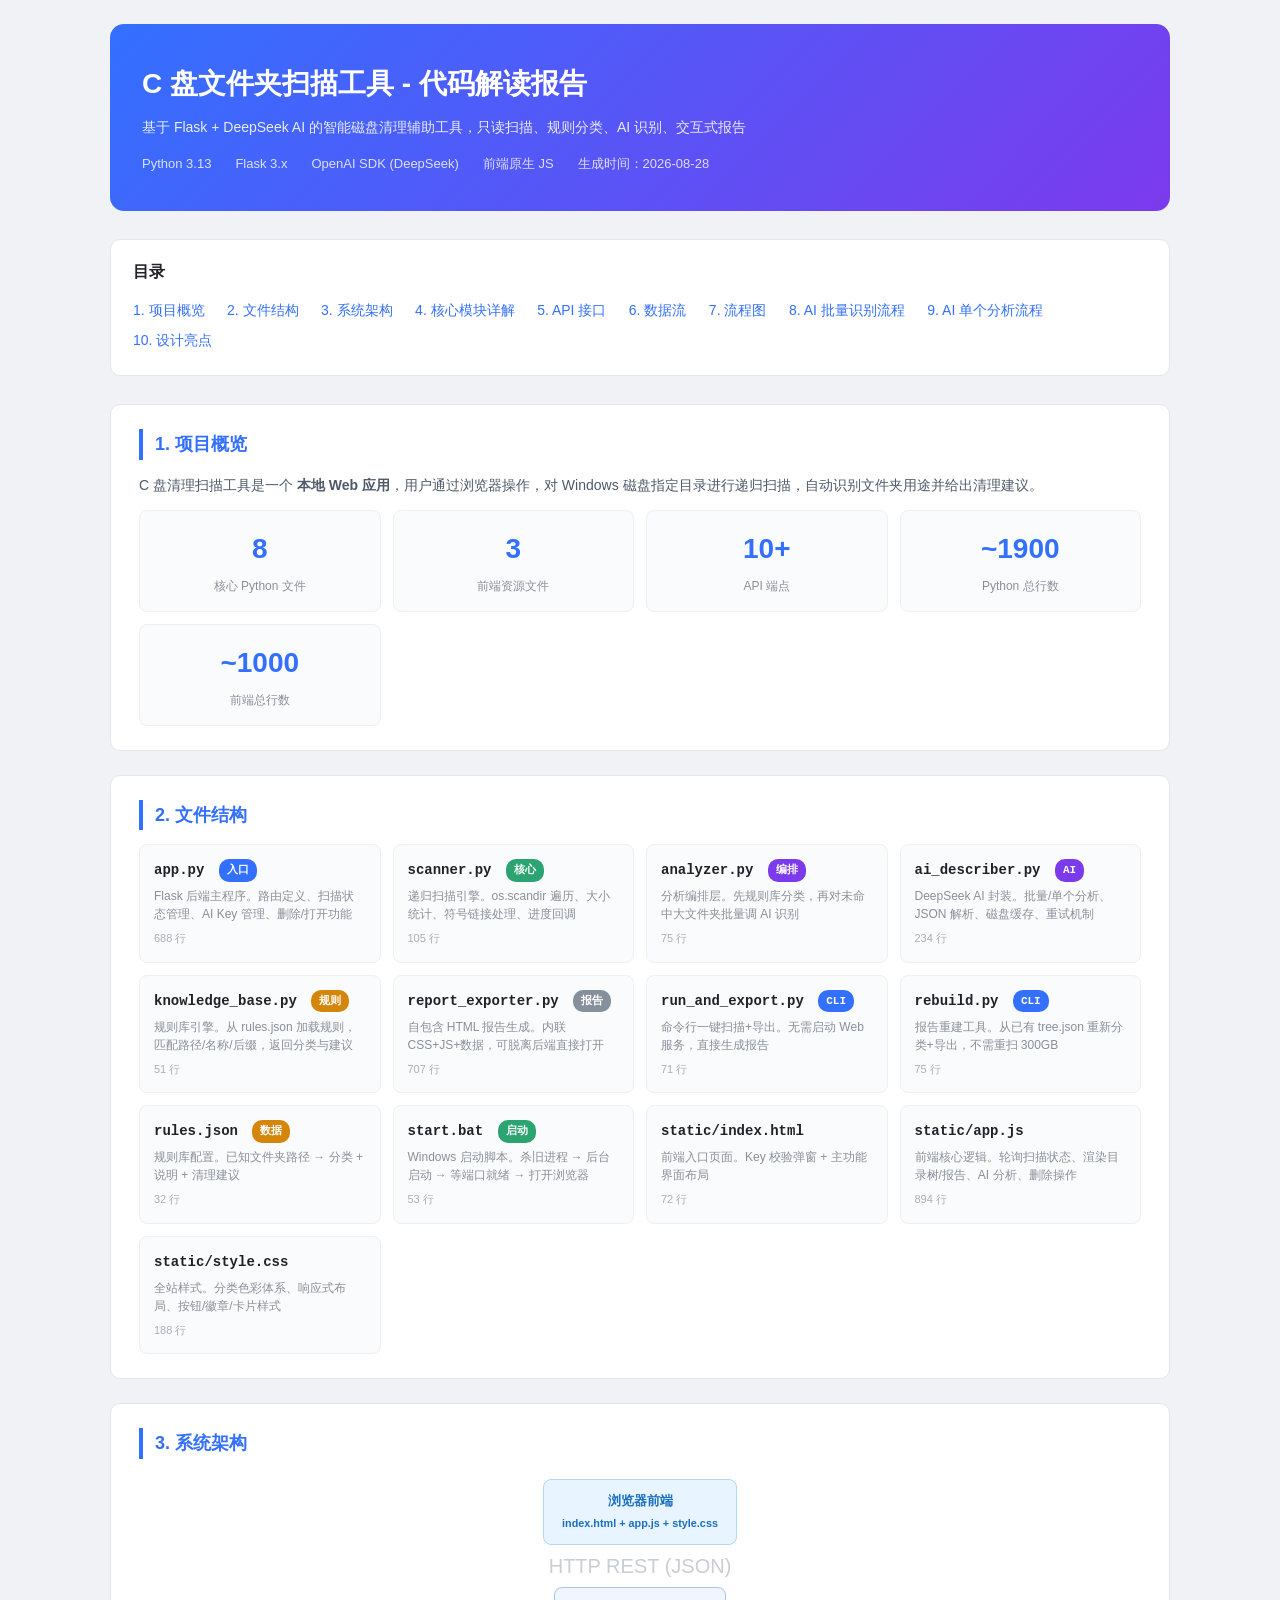
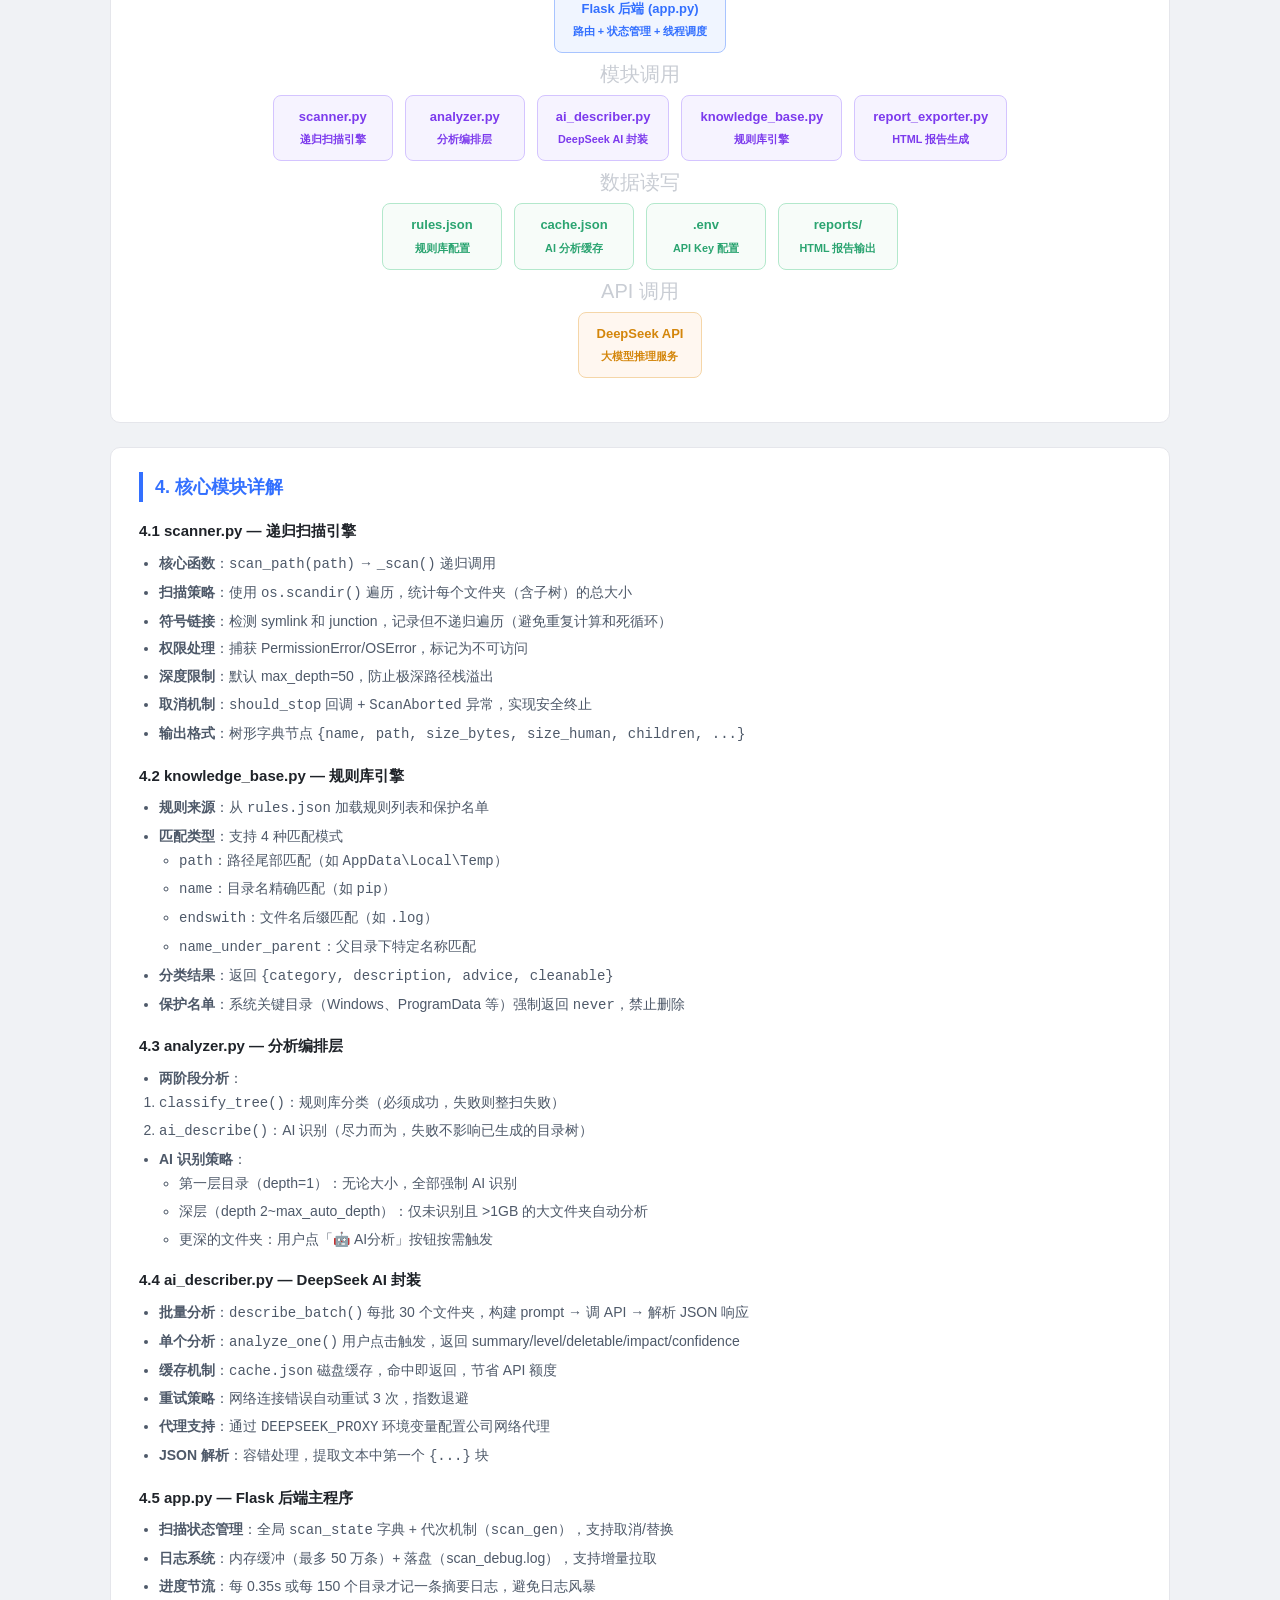
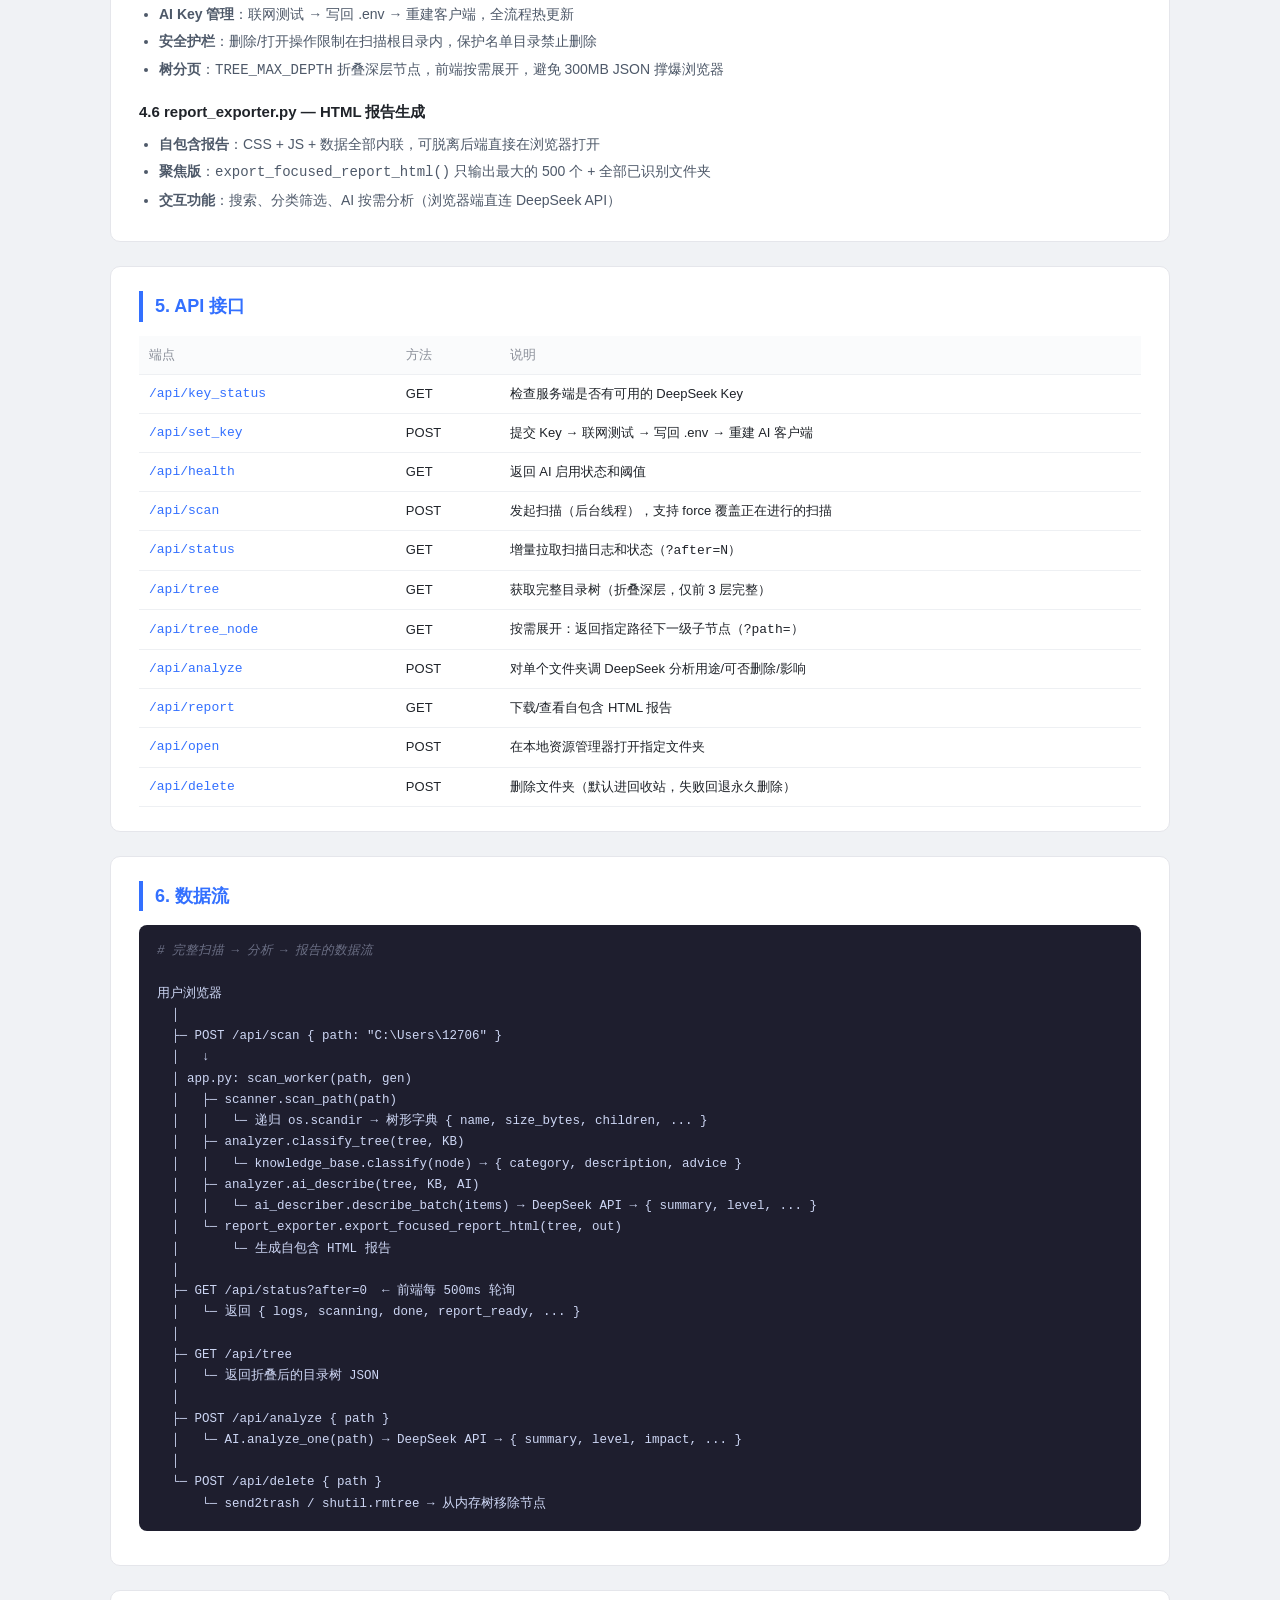
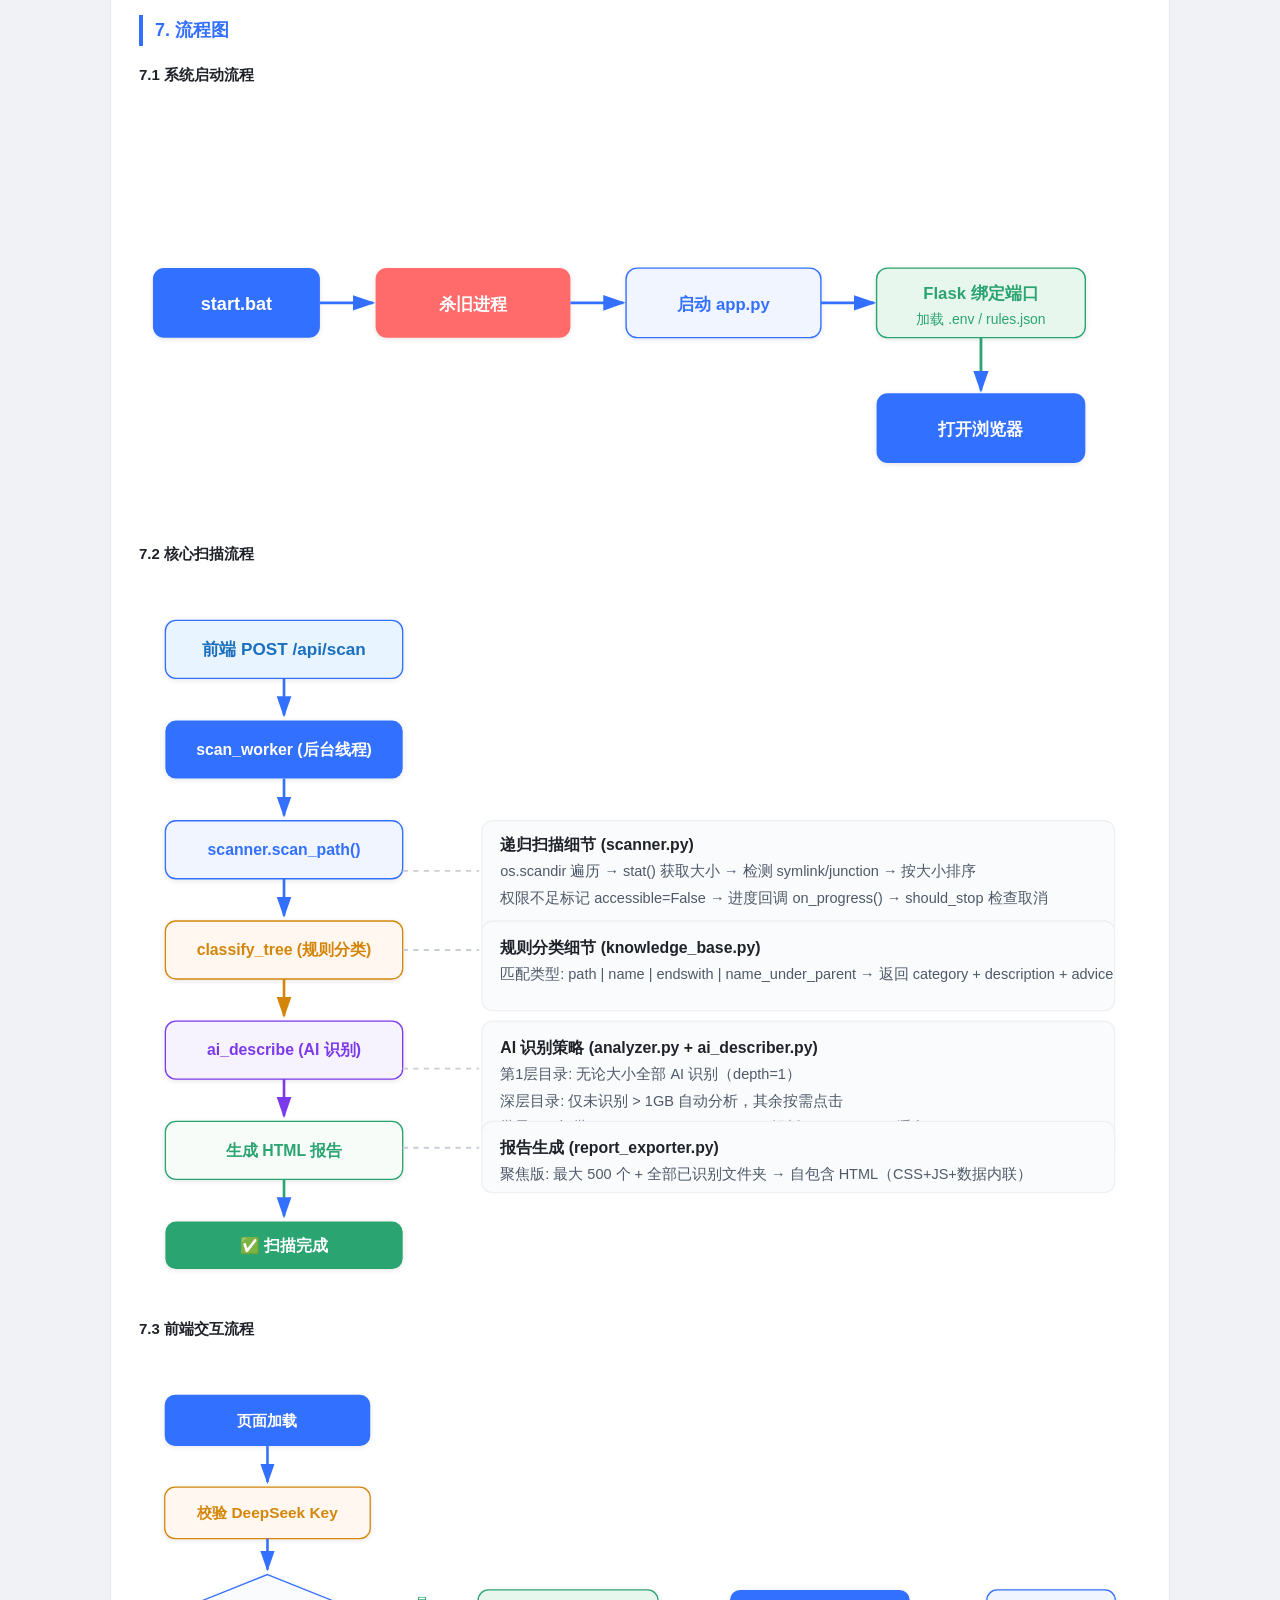
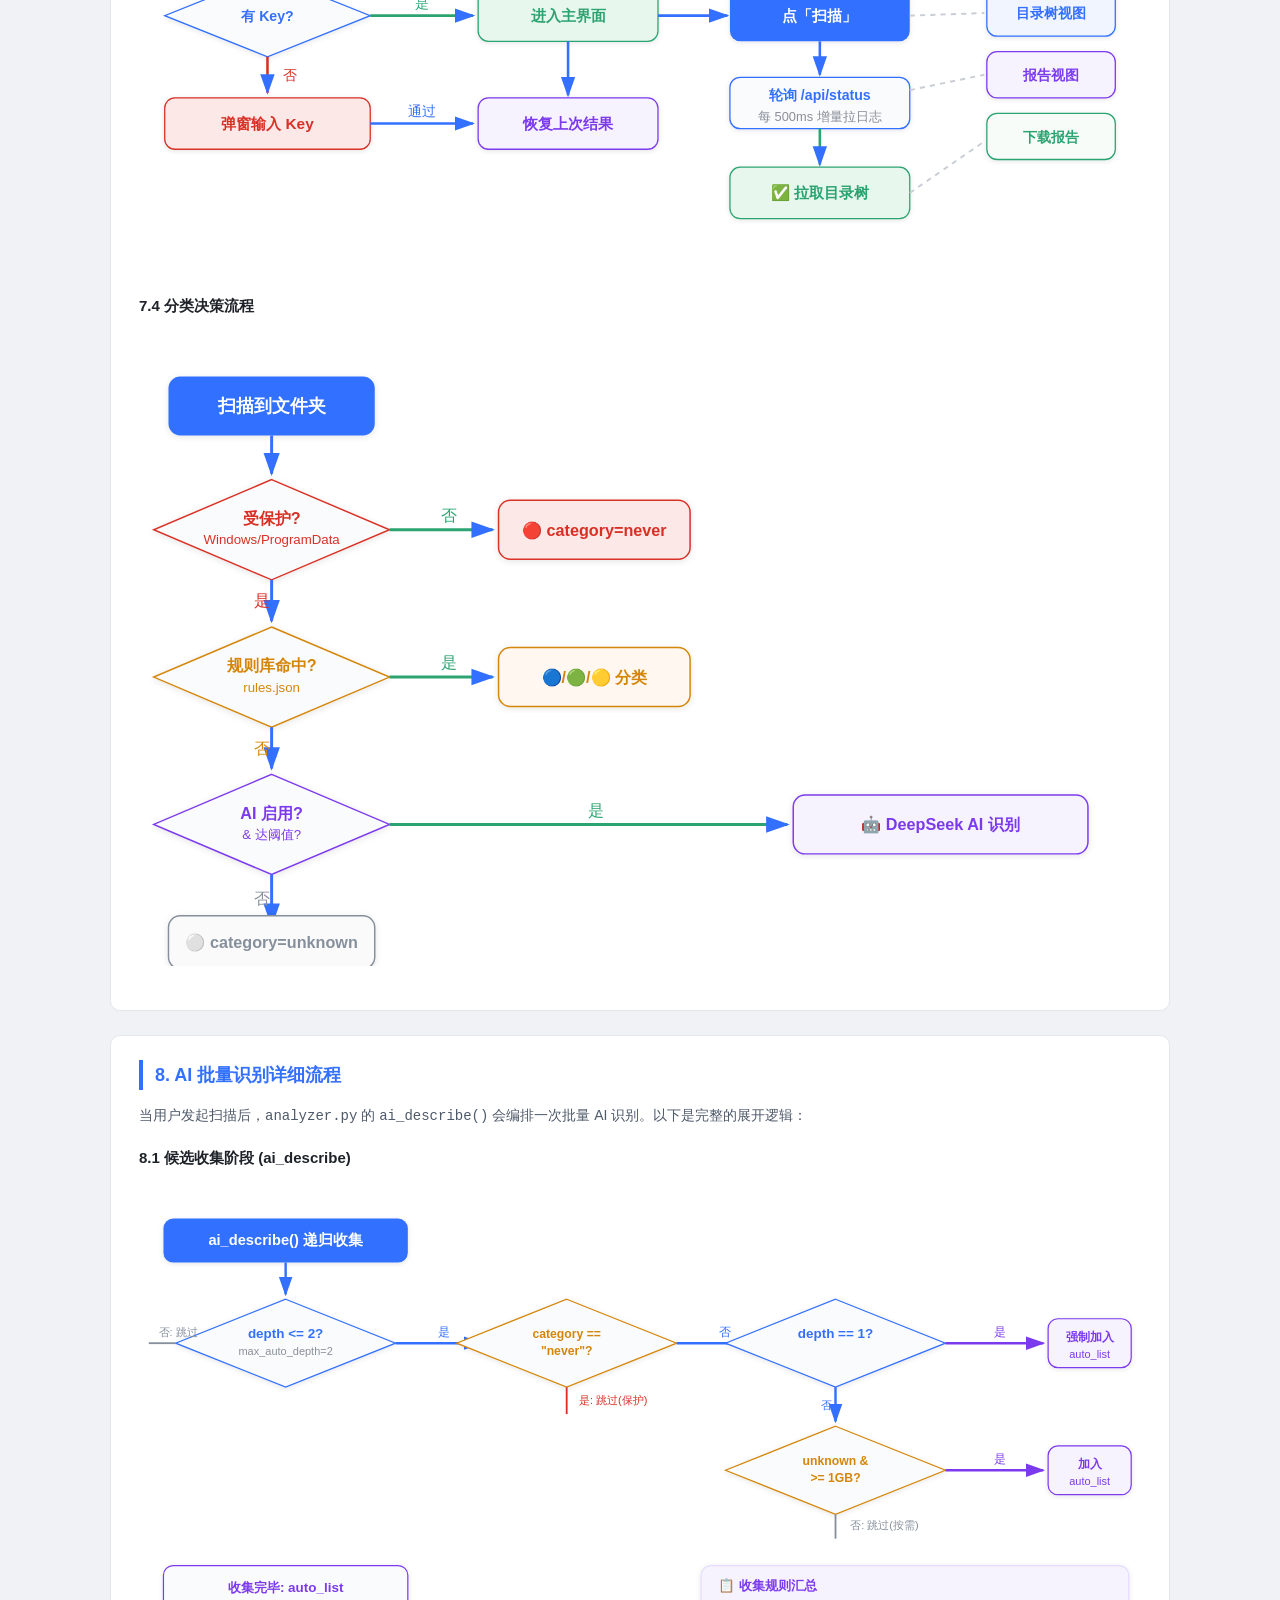
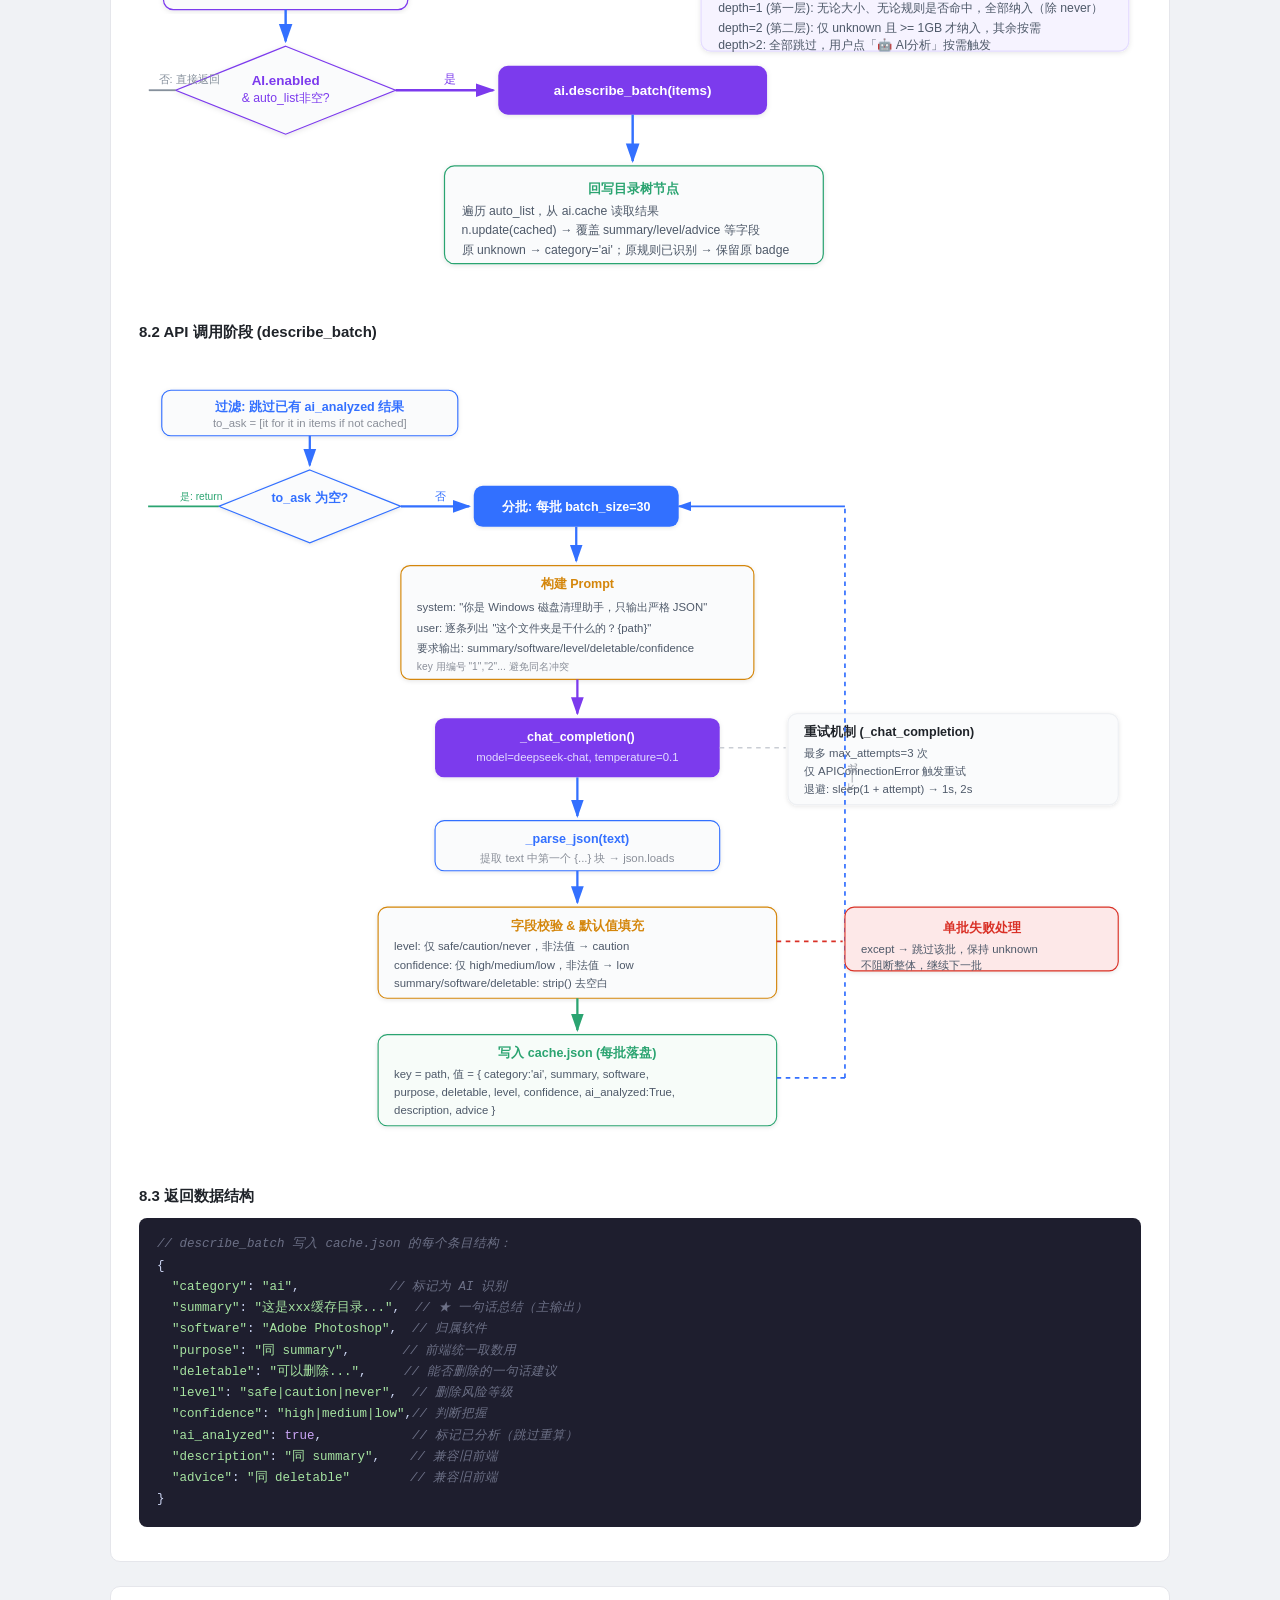
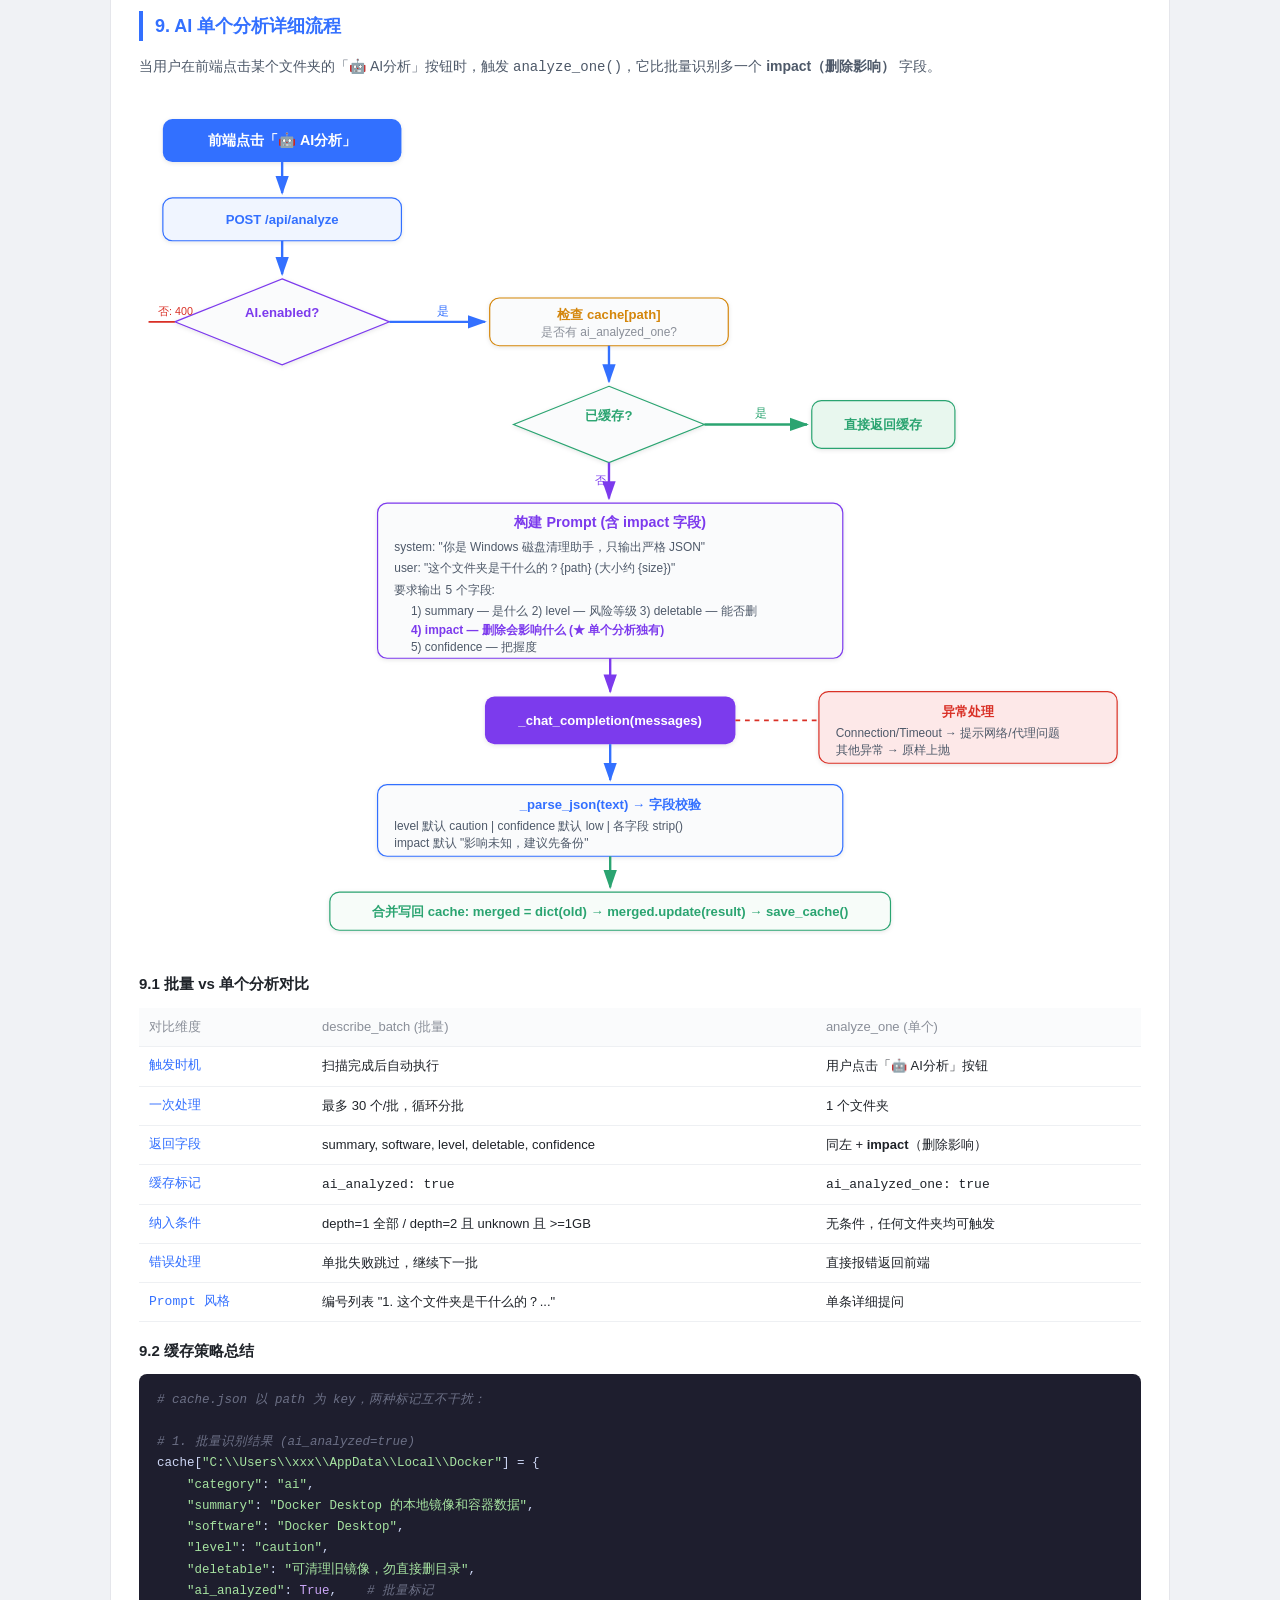
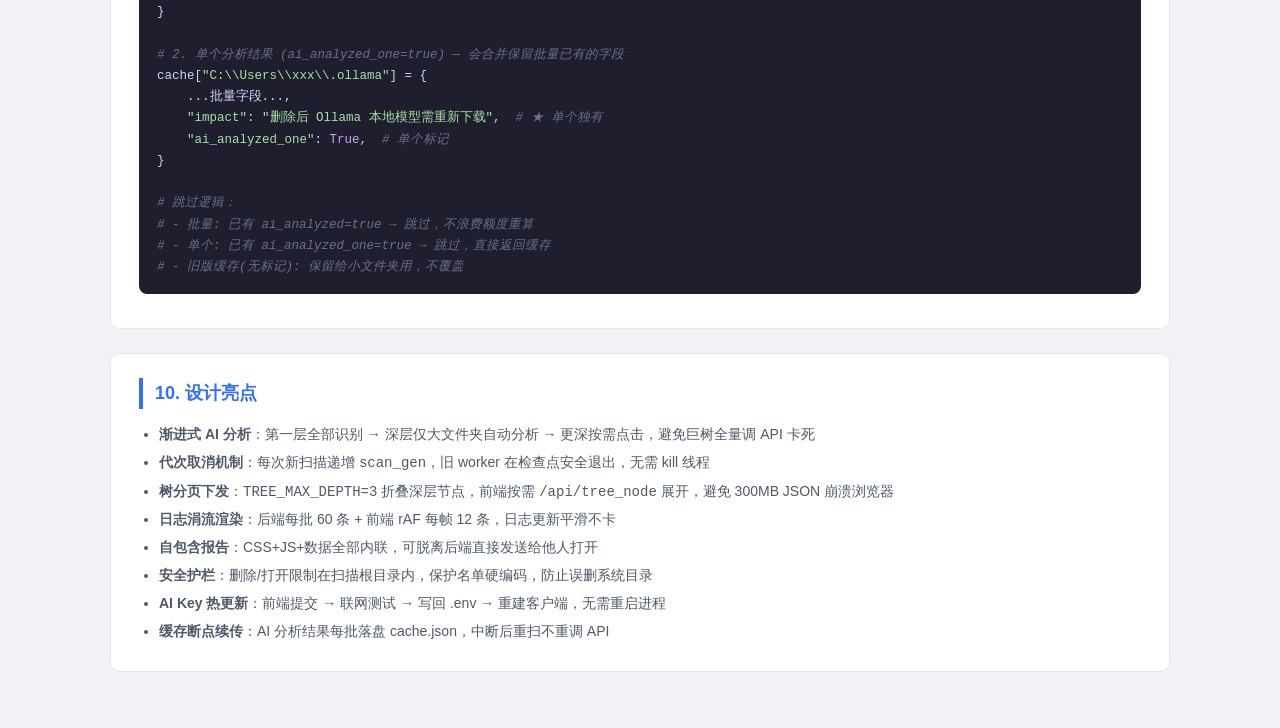
<file: 代码解读报告.html>
<!DOCTYPE html>
<html lang="zh-CN">
<head>
<meta charset="UTF-8">
<meta name="viewport" content="width=device-width, initial-scale=1.0">
<title>C 盘清理扫描工具 - 代码解读报告</title>
<style>
  * { box-sizing: border-box; margin: 0; padding: 0; }
  body { font-family: -apple-system, "Segoe UI", "Microsoft YaHei", sans-serif; background: #f0f2f5; color: #1f2329; line-height: 1.7; }
  .container { max-width: 1100px; margin: 0 auto; padding: 24px 20px 60px; }

  /* Header */
  .hero { background: linear-gradient(135deg, #3370ff 0%, #7c3aed 100%); color: #fff; border-radius: 14px; padding: 36px 32px; margin-bottom: 28px; }
  .hero h1 { font-size: 28px; margin-bottom: 8px; }
  .hero p { opacity: .88; font-size: 14px; }
  .hero .meta { margin-top: 14px; display: flex; gap: 24px; flex-wrap: wrap; font-size: 13px; opacity: .8; }

  /* TOC */
  .toc { background: #fff; border: 1px solid #e5e6eb; border-radius: 10px; padding: 18px 22px; margin-bottom: 28px; }
  .toc h2 { font-size: 16px; margin-bottom: 10px; }
  .toc a { color: #3370ff; text-decoration: none; font-size: 14px; display: inline-block; margin-right: 18px; margin-bottom: 4px; }
  .toc a:hover { text-decoration: underline; }

  /* Section */
  .section { background: #fff; border: 1px solid #e5e6eb; border-radius: 10px; padding: 24px 28px; margin-bottom: 24px; }
  .section h2 { font-size: 18px; color: #3370ff; margin-bottom: 14px; border-left: 4px solid #3370ff; padding-left: 12px; }
  .section h3 { font-size: 15px; color: #1f2329; margin: 16px 0 8px; }
  .section p, .section li { font-size: 14px; color: #4e5969; }
  .section ul { padding-left: 20px; }
  .section li { margin-bottom: 4px; }

  /* File card */
  .file-grid { display: grid; grid-template-columns: repeat(auto-fill, minmax(240px, 1fr)); gap: 12px; margin-top: 12px; }
  .file-card { background: #fafbfc; border: 1px solid #eef0f3; border-radius: 8px; padding: 14px; transition: box-shadow .2s; }
  .file-card:hover { box-shadow: 0 2px 12px rgba(0,0,0,.07); }
  .file-card .fname { font-weight: 600; font-size: 14px; color: #1f2329; margin-bottom: 4px; font-family: Consolas, monospace; }
  .file-card .fdesc { font-size: 12px; color: #8a8f99; line-height: 1.5; }
  .file-card .flines { font-size: 11px; color: #a9aeb8; margin-top: 6px; }

  /* Table */
  .api-table { width: 100%; border-collapse: collapse; margin-top: 12px; font-size: 13px; }
  .api-table th, .api-table td { text-align: left; padding: 8px 10px; border-bottom: 1px solid #eef0f3; }
  .api-table th { background: #fafbfc; color: #8a8f99; font-weight: 500; }
  .api-table td:first-child { font-family: Consolas, monospace; color: #3370ff; white-space: nowrap; }
  .api-table tr:hover { background: #f8f9fb; }

  /* Badge */
  .badge { display: inline-block; font-size: 11px; padding: 2px 8px; border-radius: 10px; color: #fff; vertical-align: middle; margin-left: 6px; }
  .badge.blue { background: #3370ff; }
  .badge.purple { background: #7c3aed; }
  .badge.green { background: #2ba471; }
  .badge.orange { background: #d4860b; }
  .badge.red { background: #d93026; }
  .badge.gray { background: #86909c; }

  /* Code block */
  .code-block { background: #1e1e2e; color: #cdd6f4; border-radius: 8px; padding: 16px 18px; font-family: Consolas, monospace; font-size: 12.5px; line-height: 1.7; overflow-x: auto; margin: 10px 0; white-space: pre; }
  .code-block .kw { color: #cba6f7; }
  .code-block .fn { color: #89b4fa; }
  .code-block .str { color: #a6e3a1; }
  .code-block .cmt { color: #6c7086; font-style: italic; }
  .code-block .num { color: #fab387; }

  /* Flowchart */
  .flowchart { overflow-x: auto; padding: 20px 0; }
  .flow-svg { display: block; margin: 0 auto; }

  /* Arch diagram */
  .arch-box { display: flex; flex-direction: column; gap: 0; align-items: center; margin: 20px 0; }
  .arch-layer { display: flex; gap: 12px; flex-wrap: wrap; justify-content: center; margin-bottom: 0; }
  .arch-node { padding: 10px 18px; border-radius: 8px; font-size: 13px; font-weight: 600; text-align: center; min-width: 120px; }
  .arch-node.frontend { background: #e8f4ff; color: #1a6fbf; border: 1px solid #b3d9f7; }
  .arch-node.backend { background: #f0f5ff; color: #3370ff; border: 1px solid #a8c4ff; }
  .arch-node.module { background: #f6f3ff; color: #7c3aed; border: 1px solid #d4c4ff; }
  .arch-node.data { background: #f7fcf9; color: #2ba471; border: 1px solid #b3e8cc; }
  .arch-node.external { background: #fff7f0; color: #d4860b; border: 1px solid #f5d6a8; }
  .arch-arrow { font-size: 20px; color: #c9cdd4; margin: 4px 0; }

  /* Summary card */
  .summary-grid { display: grid; grid-template-columns: repeat(auto-fill, minmax(200px, 1fr)); gap: 12px; margin-top: 12px; }
  .summary-card { background: #fafbfc; border: 1px solid #eef0f3; border-radius: 8px; padding: 14px 16px; text-align: center; }
  .summary-card .num { font-size: 28px; font-weight: 700; color: #3370ff; }
  .summary-card .label { font-size: 12px; color: #8a8f99; margin-top: 4px; }
</style>
</head>
<body>
<div class="container">

<!-- Hero -->
<div class="hero">
  <h1>C 盘文件夹扫描工具 - 代码解读报告</h1>
  <p>基于 Flask + DeepSeek AI 的智能磁盘清理辅助工具，只读扫描、规则分类、AI 识别、交互式报告</p>
  <div class="meta">
    <span>Python 3.13</span>
    <span>Flask 3.x</span>
    <span>OpenAI SDK (DeepSeek)</span>
    <span>前端原生 JS</span>
    <span>生成时间：2026-08-28</span>
  </div>
</div>

<!-- TOC -->
<div class="toc">
  <h2>目录</h2>
  <a href="#overview">1. 项目概览</a>
  <a href="#files">2. 文件结构</a>
  <a href="#arch">3. 系统架构</a>
  <a href="#modules">4. 核心模块详解</a>
  <a href="#api">5. API 接口</a>
  <a href="#data">6. 数据流</a>
  <a href="#flow">7. 流程图</a>
  <a href="#ai-batch">8. AI 批量识别流程</a>
  <a href="#ai-single">9. AI 单个分析流程</a>
  <a href="#design">10. 设计亮点</a>
</div>

<!-- 1. Overview -->
<div class="section" id="overview">
  <h2>1. 项目概览</h2>
  <p>C 盘清理扫描工具是一个 <strong>本地 Web 应用</strong>，用户通过浏览器操作，对 Windows 磁盘指定目录进行递归扫描，自动识别文件夹用途并给出清理建议。</p>
  <div class="summary-grid">
    <div class="summary-card"><div class="num">8</div><div class="label">核心 Python 文件</div></div>
    <div class="summary-card"><div class="num">3</div><div class="label">前端资源文件</div></div>
    <div class="summary-card"><div class="num">10+</div><div class="label">API 端点</div></div>
    <div class="summary-card"><div class="num">~1900</div><div class="label">Python 总行数</div></div>
    <div class="summary-card"><div class="num">~1000</div><div class="label">前端总行数</div></div>
  </div>
</div>

<!-- 2. Files -->
<div class="section" id="files">
  <h2>2. 文件结构</h2>
  <div class="file-grid">
    <div class="file-card">
      <div class="fname">app.py <span class="badge blue">入口</span></div>
      <div class="fdesc">Flask 后端主程序。路由定义、扫描状态管理、AI Key 管理、删除/打开功能</div>
      <div class="flines">688 行</div>
    </div>
    <div class="file-card">
      <div class="fname">scanner.py <span class="badge green">核心</span></div>
      <div class="fdesc">递归扫描引擎。os.scandir 遍历、大小统计、符号链接处理、进度回调</div>
      <div class="flines">105 行</div>
    </div>
    <div class="file-card">
      <div class="fname">analyzer.py <span class="badge purple">编排</span></div>
      <div class="fdesc">分析编排层。先规则库分类，再对未命中大文件夹批量调 AI 识别</div>
      <div class="flines">75 行</div>
    </div>
    <div class="file-card">
      <div class="fname">ai_describer.py <span class="badge purple">AI</span></div>
      <div class="fdesc">DeepSeek AI 封装。批量/单个分析、JSON 解析、磁盘缓存、重试机制</div>
      <div class="flines">234 行</div>
    </div>
    <div class="file-card">
      <div class="fname">knowledge_base.py <span class="badge orange">规则</span></div>
      <div class="fdesc">规则库引擎。从 rules.json 加载规则，匹配路径/名称/后缀，返回分类与建议</div>
      <div class="flines">51 行</div>
    </div>
    <div class="file-card">
      <div class="fname">report_exporter.py <span class="badge gray">报告</span></div>
      <div class="fdesc">自包含 HTML 报告生成。内联 CSS+JS+数据，可脱离后端直接打开</div>
      <div class="flines">707 行</div>
    </div>
    <div class="file-card">
      <div class="fname">run_and_export.py <span class="badge blue">CLI</span></div>
      <div class="fdesc">命令行一键扫描+导出。无需启动 Web 服务，直接生成报告</div>
      <div class="flines">71 行</div>
    </div>
    <div class="file-card">
      <div class="fname">rebuild.py <span class="badge blue">CLI</span></div>
      <div class="fdesc">报告重建工具。从已有 tree.json 重新分类+导出，不需重扫 300GB</div>
      <div class="flines">75 行</div>
    </div>
    <div class="file-card">
      <div class="fname">rules.json <span class="badge orange">数据</span></div>
      <div class="fdesc">规则库配置。已知文件夹路径 → 分类 + 说明 + 清理建议</div>
      <div class="flines">32 行</div>
    </div>
    <div class="file-card">
      <div class="fname">start.bat <span class="badge green">启动</span></div>
      <div class="fdesc">Windows 启动脚本。杀旧进程 → 后台启动 → 等端口就绪 → 打开浏览器</div>
      <div class="flines">53 行</div>
    </div>
    <div class="file-card">
      <div class="fname">static/index.html</div>
      <div class="fdesc">前端入口页面。Key 校验弹窗 + 主功能界面布局</div>
      <div class="flines">72 行</div>
    </div>
    <div class="file-card">
      <div class="fname">static/app.js</div>
      <div class="fdesc">前端核心逻辑。轮询扫描状态、渲染目录树/报告、AI 分析、删除操作</div>
      <div class="flines">894 行</div>
    </div>
    <div class="file-card">
      <div class="fname">static/style.css</div>
      <div class="fdesc">全站样式。分类色彩体系、响应式布局、按钮/徽章/卡片样式</div>
      <div class="flines">188 行</div>
    </div>
  </div>
</div>

<!-- 3. Architecture -->
<div class="section" id="arch">
  <h2>3. 系统架构</h2>
  <div class="arch-box">
    <div class="arch-layer">
      <div class="arch-node frontend">浏览器前端<br/><small>index.html + app.js + style.css</small></div>
    </div>
    <div class="arch-arrow">HTTP REST (JSON)</div>
    <div class="arch-layer">
      <div class="arch-node backend">Flask 后端 (app.py)<br/><small>路由 + 状态管理 + 线程调度</small></div>
    </div>
    <div class="arch-arrow">模块调用</div>
    <div class="arch-layer">
      <div class="arch-node module">scanner.py<br/><small>递归扫描引擎</small></div>
      <div class="arch-node module">analyzer.py<br/><small>分析编排层</small></div>
      <div class="arch-node module">ai_describer.py<br/><small>DeepSeek AI 封装</small></div>
      <div class="arch-node module">knowledge_base.py<br/><small>规则库引擎</small></div>
      <div class="arch-node module">report_exporter.py<br/><small>HTML 报告生成</small></div>
    </div>
    <div class="arch-arrow">数据读写</div>
    <div class="arch-layer">
      <div class="arch-node data">rules.json<br/><small>规则库配置</small></div>
      <div class="arch-node data">cache.json<br/><small>AI 分析缓存</small></div>
      <div class="arch-node data">.env<br/><small>API Key 配置</small></div>
      <div class="arch-node data">reports/<br/><small>HTML 报告输出</small></div>
    </div>
    <div class="arch-arrow">API 调用</div>
    <div class="arch-layer">
      <div class="arch-node external">DeepSeek API<br/><small>大模型推理服务</small></div>
    </div>
  </div>
</div>

<!-- 4. Modules -->
<div class="section" id="modules">
  <h2>4. 核心模块详解</h2>

  <h3>4.1 scanner.py — 递归扫描引擎</h3>
  <ul>
    <li><strong>核心函数</strong>：<code>scan_path(path)</code> → <code>_scan()</code> 递归调用</li>
    <li><strong>扫描策略</strong>：使用 <code>os.scandir()</code> 遍历，统计每个文件夹（含子树）的总大小</li>
    <li><strong>符号链接</strong>：检测 symlink 和 junction，记录但不递归遍历（避免重复计算和死循环）</li>
    <li><strong>权限处理</strong>：捕获 PermissionError/OSError，标记为不可访问</li>
    <li><strong>深度限制</strong>：默认 max_depth=50，防止极深路径栈溢出</li>
    <li><strong>取消机制</strong>：<code>should_stop</code> 回调 + <code>ScanAborted</code> 异常，实现安全终止</li>
    <li><strong>输出格式</strong>：树形字典节点 <code>{name, path, size_bytes, size_human, children, ...}</code></li>
  </ul>

  <h3>4.2 knowledge_base.py — 规则库引擎</h3>
  <ul>
    <li><strong>规则来源</strong>：从 <code>rules.json</code> 加载规则列表和保护名单</li>
    <li><strong>匹配类型</strong>：支持 4 种匹配模式
      <ul>
        <li><code>path</code>：路径尾部匹配（如 <code>AppData\Local\Temp</code>）</li>
        <li><code>name</code>：目录名精确匹配（如 <code>pip</code>）</li>
        <li><code>endswith</code>：文件名后缀匹配（如 <code>.log</code>）</li>
        <li><code>name_under_parent</code>：父目录下特定名称匹配</li>
      </ul>
    </li>
    <li><strong>分类结果</strong>：返回 <code>{category, description, advice, cleanable}</code></li>
    <li><strong>保护名单</strong>：系统关键目录（Windows、ProgramData 等）强制返回 <code>never</code>，禁止删除</li>
  </ul>

  <h3>4.3 analyzer.py — 分析编排层</h3>
  <ul>
    <li><strong>两阶段分析</strong>：
      <ol>
        <li><code>classify_tree()</code>：规则库分类（必须成功，失败则整扫失败）</li>
        <li><code>ai_describe()</code>：AI 识别（尽力而为，失败不影响已生成的目录树）</li>
      </ol>
    </li>
    <li><strong>AI 识别策略</strong>：
      <ul>
        <li>第一层目录（depth=1）：无论大小，全部强制 AI 识别</li>
        <li>深层（depth 2~max_auto_depth）：仅未识别且 &gt;1GB 的大文件夹自动分析</li>
        <li>更深的文件夹：用户点「🤖 AI分析」按钮按需触发</li>
      </ul>
    </li>
  </ul>

  <h3>4.4 ai_describer.py — DeepSeek AI 封装</h3>
  <ul>
    <li><strong>批量分析</strong>：<code>describe_batch()</code> 每批 30 个文件夹，构建 prompt → 调 API → 解析 JSON 响应</li>
    <li><strong>单个分析</strong>：<code>analyze_one()</code> 用户点击触发，返回 summary/level/deletable/impact/confidence</li>
    <li><strong>缓存机制</strong>：<code>cache.json</code> 磁盘缓存，命中即返回，节省 API 额度</li>
    <li><strong>重试策略</strong>：网络连接错误自动重试 3 次，指数退避</li>
    <li><strong>代理支持</strong>：通过 <code>DEEPSEEK_PROXY</code> 环境变量配置公司网络代理</li>
    <li><strong>JSON 解析</strong>：容错处理，提取文本中第一个 <code>{...}</code> 块</li>
  </ul>

  <h3>4.5 app.py — Flask 后端主程序</h3>
  <ul>
    <li><strong>扫描状态管理</strong>：全局 <code>scan_state</code> 字典 + 代次机制（<code>scan_gen</code>），支持取消/替换</li>
    <li><strong>日志系统</strong>：内存缓冲（最多 50 万条）+ 落盘（scan_debug.log），支持增量拉取</li>
    <li><strong>进度节流</strong>：每 0.35s 或每 150 个目录才记一条摘要日志，避免日志风暴</li>
    <li><strong>AI Key 管理</strong>：联网测试 → 写回 .env → 重建客户端，全流程热更新</li>
    <li><strong>安全护栏</strong>：删除/打开操作限制在扫描根目录内，保护名单目录禁止删除</li>
    <li><strong>树分页</strong>：<code>TREE_MAX_DEPTH</code> 折叠深层节点，前端按需展开，避免 300MB JSON 撑爆浏览器</li>
  </ul>

  <h3>4.6 report_exporter.py — HTML 报告生成</h3>
  <ul>
    <li><strong>自包含报告</strong>：CSS + JS + 数据全部内联，可脱离后端直接在浏览器打开</li>
    <li><strong>聚焦版</strong>：<code>export_focused_report_html()</code> 只输出最大的 500 个 + 全部已识别文件夹</li>
    <li><strong>交互功能</strong>：搜索、分类筛选、AI 按需分析（浏览器端直连 DeepSeek API）</li>
  </ul>
</div>

<!-- 5. API -->
<div class="section" id="api">
  <h2>5. API 接口</h2>
  <table class="api-table">
    <thead><tr><th>端点</th><th>方法</th><th>说明</th></tr></thead>
    <tbody>
      <tr><td>/api/key_status</td><td>GET</td><td>检查服务端是否有可用的 DeepSeek Key</td></tr>
      <tr><td>/api/set_key</td><td>POST</td><td>提交 Key → 联网测试 → 写回 .env → 重建 AI 客户端</td></tr>
      <tr><td>/api/health</td><td>GET</td><td>返回 AI 启用状态和阈值</td></tr>
      <tr><td>/api/scan</td><td>POST</td><td>发起扫描（后台线程），支持 force 覆盖正在进行的扫描</td></tr>
      <tr><td>/api/status</td><td>GET</td><td>增量拉取扫描日志和状态（<code>?after=N</code>）</td></tr>
      <tr><td>/api/tree</td><td>GET</td><td>获取完整目录树（折叠深层，仅前 3 层完整）</td></tr>
      <tr><td>/api/tree_node</td><td>GET</td><td>按需展开：返回指定路径下一级子节点（<code>?path=</code>）</td></tr>
      <tr><td>/api/analyze</td><td>POST</td><td>对单个文件夹调 DeepSeek 分析用途/可否删除/影响</td></tr>
      <tr><td>/api/report</td><td>GET</td><td>下载/查看自包含 HTML 报告</td></tr>
      <tr><td>/api/open</td><td>POST</td><td>在本地资源管理器打开指定文件夹</td></tr>
      <tr><td>/api/delete</td><td>POST</td><td>删除文件夹（默认进回收站，失败回退永久删除）</td></tr>
    </tbody>
  </table>
</div>

<!-- 6. Data Flow -->
<div class="section" id="data">
  <h2>6. 数据流</h2>
  <div class="code-block"><span class="cmt"># 完整扫描 → 分析 → 报告的数据流</span>

用户浏览器
  │
  ├─ POST /api/scan { path: "C:\Users\12706" }
  │   ↓
  │ app.py: scan_worker(path, gen)
  │   ├─ scanner.scan_path(path)
  │   │   └─ 递归 os.scandir → 树形字典 { name, size_bytes, children, ... }
  │   ├─ analyzer.classify_tree(tree, KB)
  │   │   └─ knowledge_base.classify(node) → { category, description, advice }
  │   ├─ analyzer.ai_describe(tree, KB, AI)
  │   │   └─ ai_describer.describe_batch(items) → DeepSeek API → { summary, level, ... }
  │   └─ report_exporter.export_focused_report_html(tree, out)
  │       └─ 生成自包含 HTML 报告
  │
  ├─ GET /api/status?after=0  ← 前端每 500ms 轮询
  │   └─ 返回 { logs, scanning, done, report_ready, ... }
  │
  ├─ GET /api/tree
  │   └─ 返回折叠后的目录树 JSON
  │
  ├─ POST /api/analyze { path }
  │   └─ AI.analyze_one(path) → DeepSeek API → { summary, level, impact, ... }
  │
  └─ POST /api/delete { path }
      └─ send2trash / shutil.rmtree → 从内存树移除节点</div>
</div>

<!-- 7. Flowchart -->
<div class="section" id="flow">
  <h2>7. 流程图</h2>

  <h3>7.1 系统启动流程</h3>
  <div class="flowchart">
    <svg class="flow-svg" viewBox="0 0 720 280" xmlns="http://www.w3.org/2000/svg">
      <defs>
        <marker id="arrow1" viewBox="0 0 10 7" refX="9" refY="3.5" markerWidth="8" markerHeight="6" orient="auto"><polygon points="0 0, 10 3.5, 0 7" fill="#3370ff"/></marker>
        <filter id="shadow1"><feDropShadow dx="0" dy="1" stdDeviation="2" flood-opacity=".1"/></filter>
      </defs>
      <!-- Nodes -->
      <rect x="10" y="110" width="120" height="50" rx="8" fill="#3370ff" filter="url(#shadow1)"/><text x="70" y="140" text-anchor="middle" fill="#fff" font-size="13" font-weight="600">start.bat</text>
      <rect x="170" y="110" width="140" height="50" rx="8" fill="#ff6b6b" filter="url(#shadow1)"/><text x="240" y="140" text-anchor="middle" fill="#fff" font-size="12" font-weight="600">杀旧进程</text>
      <rect x="350" y="110" width="140" height="50" rx="8" fill="#f0f5ff" stroke="#3370ff" filter="url(#shadow1)"/><text x="420" y="140" text-anchor="middle" fill="#3370ff" font-size="12" font-weight="600">启动 app.py</text>
      <rect x="530" y="110" width="150" height="50" rx="8" fill="#e8f7ee" stroke="#2ba471" filter="url(#shadow1)"/><text x="605" y="132" text-anchor="middle" fill="#2ba471" font-size="12" font-weight="600">Flask 绑定端口</text>
      <text x="605" y="150" text-anchor="middle" fill="#2ba471" font-size="10">加载 .env / rules.json</text>
      <rect x="530" y="200" width="150" height="50" rx="8" fill="#3370ff" filter="url(#shadow1)"/><text x="605" y="230" text-anchor="middle" fill="#fff" font-size="12" font-weight="600">打开浏览器</text>
      <!-- Arrows -->
      <line x1="130" y1="135" x2="168" y2="135" stroke="#3370ff" stroke-width="2" marker-end="url(#arrow1)"/>
      <line x1="310" y1="135" x2="348" y2="135" stroke="#3370ff" stroke-width="2" marker-end="url(#arrow1)"/>
      <line x1="490" y1="135" x2="528" y2="135" stroke="#3370ff" stroke-width="2" marker-end="url(#arrow1)"/>
      <line x1="605" y1="160" x2="605" y2="198" stroke="#2ba471" stroke-width="2" marker-end="url(#arrow1)"/>
    </svg>
  </div>

  <h3>7.2 核心扫描流程</h3>
  <div class="flowchart">
    <svg class="flow-svg" viewBox="0 0 760 520" xmlns="http://www.w3.org/2000/svg">
      <defs>
        <marker id="arrow2" viewBox="0 0 10 7" refX="9" refY="3.5" markerWidth="8" markerHeight="6" orient="auto"><polygon points="0 0, 10 3.5, 0 7" fill="#3370ff"/></marker>
        <marker id="arrow3" viewBox="0 0 10 7" refX="9" refY="3.5" markerWidth="8" markerHeight="6" orient="auto"><polygon points="0 0, 10 3.5, 0 7" fill="#d4860b"/></marker>
        <marker id="arrow4" viewBox="0 0 10 7" refX="9" refY="3.5" markerWidth="8" markerHeight="6" orient="auto"><polygon points="0 0, 10 3.5, 0 7" fill="#7c3aed"/></marker>
        <filter id="shadow2"><feDropShadow dx="0" dy="1" stdDeviation="2" flood-opacity=".1"/></filter>
      </defs>
      <!-- Step 1: Frontend -->
      <rect x="20" y="20" width="180" height="44" rx="8" fill="#e8f4ff" stroke="#3370ff" filter="url(#shadow2)"/>
      <text x="110" y="46" text-anchor="middle" fill="#1a6fbf" font-size="13" font-weight="600">前端 POST /api/scan</text>
      <line x1="110" y1="64" x2="110" y2="92" stroke="#3370ff" stroke-width="2" marker-end="url(#arrow2)"/>

      <!-- Step 2: scan_worker -->
      <rect x="20" y="96" width="180" height="44" rx="8" fill="#3370ff" filter="url(#shadow2)"/>
      <text x="110" y="122" text-anchor="middle" fill="#fff" font-size="12" font-weight="600">scan_worker (后台线程)</text>
      <line x1="110" y1="140" x2="110" y2="168" stroke="#3370ff" stroke-width="2" marker-end="url(#arrow2)"/>

      <!-- Step 3: scan_path -->
      <rect x="20" y="172" width="180" height="44" rx="8" fill="#f0f5ff" stroke="#3370ff" filter="url(#shadow2)"/>
      <text x="110" y="198" text-anchor="middle" fill="#3370ff" font-size="12" font-weight="600">scanner.scan_path()</text>
      <line x1="110" y1="216" x2="110" y2="244" stroke="#3370ff" stroke-width="2" marker-end="url(#arrow2)"/>

      <!-- Step 4: classify_tree -->
      <rect x="20" y="248" width="180" height="44" rx="8" fill="#fff7f0" stroke="#d4860b" filter="url(#shadow2)"/>
      <text x="110" y="274" text-anchor="middle" fill="#d4860b" font-size="12" font-weight="600">classify_tree (规则分类)</text>
      <line x1="110" y1="292" x2="110" y2="320" stroke="#d4860b" stroke-width="2" marker-end="url(#arrow3)"/>

      <!-- Step 5: ai_describe -->
      <rect x="20" y="324" width="180" height="44" rx="8" fill="#f6f3ff" stroke="#7c3aed" filter="url(#shadow2)"/>
      <text x="110" y="350" text-anchor="middle" fill="#7c3aed" font-size="12" font-weight="600">ai_describe (AI 识别)</text>
      <line x1="110" y1="368" x2="110" y2="396" stroke="#7c3aed" stroke-width="2" marker-end="url(#arrow4)"/>

      <!-- Step 6: report -->
      <rect x="20" y="400" width="180" height="44" rx="8" fill="#f7fcf9" stroke="#2ba471" filter="url(#shadow2)"/>
      <text x="110" y="426" text-anchor="middle" fill="#2ba471" font-size="12" font-weight="600">生成 HTML 报告</text>
      <line x1="110" y1="444" x2="110" y2="472" stroke="#2ba471" stroke-width="2" marker-end="url(#arrow2)"/>

      <!-- Done -->
      <rect x="20" y="476" width="180" height="36" rx="8" fill="#2ba471" filter="url(#shadow2)"/>
      <text x="110" y="498" text-anchor="middle" fill="#fff" font-size="12" font-weight="600">✅ 扫描完成</text>

      <!-- Side details -->
      <rect x="260" y="172" width="480" height="86" rx="8" fill="#fafbfc" stroke="#eef0f3"/>
      <text x="274" y="194" fill="#1f2329" font-size="12" font-weight="600">递归扫描细节 (scanner.py)</text>
      <text x="274" y="214" fill="#4e5969" font-size="11">os.scandir 遍历 → stat() 获取大小 → 检测 symlink/junction → 按大小排序</text>
      <text x="274" y="234" fill="#4e5969" font-size="11">权限不足标记 accessible=False → 进度回调 on_progress() → should_stop 检查取消</text>
      <line x1="200" y1="210" x2="258" y2="210" stroke="#c9cdd4" stroke-width="1.5" stroke-dasharray="4"/>

      <rect x="260" y="248" width="480" height="68" rx="8" fill="#fafbfc" stroke="#eef0f3"/>
      <text x="274" y="272" fill="#1f2329" font-size="12" font-weight="600">规则分类细节 (knowledge_base.py)</text>
      <text x="274" y="292" fill="#4e5969" font-size="11">匹配类型: path | name | endswith | name_under_parent → 返回 category + description + advice</text>
      <line x1="200" y1="270" x2="258" y2="270" stroke="#c9cdd4" stroke-width="1.5" stroke-dasharray="4"/>

      <rect x="260" y="324" width="480" height="106" rx="8" fill="#fafbfc" stroke="#eef0f3"/>
      <text x="274" y="348" fill="#1f2329" font-size="12" font-weight="600">AI 识别策略 (analyzer.py + ai_describer.py)</text>
      <text x="274" y="368" fill="#4e5969" font-size="11">第1层目录: 无论大小全部 AI 识别（depth=1）</text>
      <text x="274" y="388" fill="#4e5969" font-size="11">深层目录: 仅未识别 &gt; 1GB 自动分析，其余按需点击</text>
      <text x="274" y="408" fill="#4e5969" font-size="11">批量 30 个/批 → DeepSeek API → JSON 解析 → cache.json 缓存</text>
      <line x1="200" y1="360" x2="258" y2="360" stroke="#c9cdd4" stroke-width="1.5" stroke-dasharray="4"/>

      <rect x="260" y="400" width="480" height="54" rx="8" fill="#fafbfc" stroke="#eef0f3"/>
      <text x="274" y="424" fill="#1f2329" font-size="12" font-weight="600">报告生成 (report_exporter.py)</text>
      <text x="274" y="444" fill="#4e5969" font-size="11">聚焦版: 最大 500 个 + 全部已识别文件夹 → 自包含 HTML（CSS+JS+数据内联）</text>
      <line x1="200" y1="420" x2="258" y2="420" stroke="#c9cdd4" stroke-width="1.5" stroke-dasharray="4"/>
    </svg>
  </div>

  <h3>7.3 前端交互流程</h3>
  <div class="flowchart">
    <svg class="flow-svg" viewBox="0 0 780 380" xmlns="http://www.w3.org/2000/svg">
      <defs>
        <marker id="arrow5" viewBox="0 0 10 7" refX="9" refY="3.5" markerWidth="8" markerHeight="6" orient="auto"><polygon points="0 0, 10 3.5, 0 7" fill="#3370ff"/></marker>
        <filter id="shadow3"><feDropShadow dx="0" dy="1" stdDeviation="2" flood-opacity=".1"/></filter>
      </defs>

      <!-- Page load -->
      <rect x="20" y="20" width="160" height="40" rx="8" fill="#3370ff" filter="url(#shadow3)"/>
      <text x="100" y="44" text-anchor="middle" fill="#fff" font-size="12" font-weight="600">页面加载</text>
      <line x1="100" y1="60" x2="100" y2="88" stroke="#3370ff" stroke-width="2" marker-end="url(#arrow5)"/>

      <!-- Key gate -->
      <rect x="20" y="92" width="160" height="40" rx="8" fill="#fff7f0" stroke="#d4860b" filter="url(#shadow3)"/>
      <text x="100" y="116" text-anchor="middle" fill="#d4860b" font-size="12" font-weight="600">校验 DeepSeek Key</text>
      <line x1="100" y1="132" x2="100" y2="156" stroke="#3370ff" stroke-width="2" marker-end="url(#arrow5)"/>

      <!-- Has key? diamond -->
      <polygon points="100,160 180,192 100,224 20,192" fill="#fafbfc" stroke="#3370ff" filter="url(#shadow3)"/>
      <text x="100" y="196" text-anchor="middle" fill="#3370ff" font-size="11" font-weight="600">有 Key?</text>

      <!-- Yes branch -->
      <line x1="180" y1="192" x2="260" y2="192" stroke="#2ba471" stroke-width="2" marker-end="url(#arrow5)"/>
      <text x="220" y="186" text-anchor="middle" fill="#2ba471" font-size="11">是</text>
      <rect x="264" y="172" width="140" height="40" rx="8" fill="#e8f7ee" stroke="#2ba471" filter="url(#shadow3)"/>
      <text x="334" y="196" text-anchor="middle" fill="#2ba471" font-size="12" font-weight="600">进入主界面</text>

      <!-- No branch -->
      <line x1="100" y1="224" x2="100" y2="252" stroke="#d93026" stroke-width="2" marker-end="url(#arrow5)"/>
      <text x="112" y="242" fill="#d93026" font-size="11">否</text>
      <rect x="20" y="256" width="160" height="40" rx="8" fill="#fde8e8" stroke="#d93026" filter="url(#shadow3)"/>
      <text x="100" y="280" text-anchor="middle" fill="#d93026" font-size="12" font-weight="600">弹窗输入 Key</text>
      <line x1="180" y1="276" x2="260" y2="276" stroke="#3370ff" stroke-width="2" marker-end="url(#arrow5)"/>
      <text x="220" y="270" text-anchor="middle" fill="#3370ff" font-size="11">通过</text>

      <!-- Main UI -->
      <rect x="264" y="160" width="140" height="20" rx="4" fill="none"/>
      <rect x="264" y="256" width="140" height="40" rx="8" fill="#f6f3ff" stroke="#7c3aed" filter="url(#shadow3)"/>
      <text x="334" y="280" text-anchor="middle" fill="#7c3aed" font-size="12" font-weight="600">恢复上次结果</text>
      <line x1="334" y1="212" x2="334" y2="254" stroke="#3370ff" stroke-width="2" marker-end="url(#arrow5)"/>

      <!-- Scan button -->
      <rect x="460" y="172" width="140" height="40" rx="8" fill="#3370ff" filter="url(#shadow3)"/>
      <text x="530" y="196" text-anchor="middle" fill="#fff" font-size="12" font-weight="600">点「扫描」</text>
      <line x1="404" y1="192" x2="458" y2="192" stroke="#3370ff" stroke-width="2" marker-end="url(#arrow5)"/>

      <!-- Poll -->
      <rect x="460" y="240" width="140" height="40" rx="8" fill="#fafbfc" stroke="#3370ff" filter="url(#shadow3)"/>
      <text x="530" y="258" text-anchor="middle" fill="#3370ff" font-size="11" font-weight="600">轮询 /api/status</text>
      <text x="530" y="274" text-anchor="middle" fill="#8a8f99" font-size="10">每 500ms 增量拉日志</text>
      <line x1="530" y1="212" x2="530" y2="238" stroke="#3370ff" stroke-width="2" marker-end="url(#arrow5)"/>

      <!-- Done -->
      <rect x="460" y="310" width="140" height="40" rx="8" fill="#e8f7ee" stroke="#2ba471" filter="url(#shadow3)"/>
      <text x="530" y="334" text-anchor="middle" fill="#2ba471" font-size="12" font-weight="600">✅ 拉取目录树</text>
      <line x1="530" y1="280" x2="530" y2="308" stroke="#2ba471" stroke-width="2" marker-end="url(#arrow5)"/>

      <!-- Views -->
      <rect x="660" y="172" width="100" height="36" rx="8" fill="#f0f5ff" stroke="#3370ff" filter="url(#shadow3)"/>
      <text x="710" y="194" text-anchor="middle" fill="#3370ff" font-size="11" font-weight="600">目录树视图</text>
      <rect x="660" y="220" width="100" height="36" rx="8" fill="#f6f3ff" stroke="#7c3aed" filter="url(#shadow3)"/>
      <text x="710" y="242" text-anchor="middle" fill="#7c3aed" font-size="11" font-weight="600">报告视图</text>
      <rect x="660" y="268" width="100" height="36" rx="8" fill="#f7fcf9" stroke="#2ba471" filter="url(#shadow3)"/>
      <text x="710" y="290" text-anchor="middle" fill="#2ba471" font-size="11" font-weight="600">下载报告</text>
      <line x1="600" y1="192" x2="658" y2="190" stroke="#c9cdd4" stroke-width="1.5" stroke-dasharray="4"/>
      <line x1="600" y1="250" x2="658" y2="238" stroke="#c9cdd4" stroke-width="1.5" stroke-dasharray="4"/>
      <line x1="600" y1="330" x2="658" y2="290" stroke="#c9cdd4" stroke-width="1.5" stroke-dasharray="4"/>
    </svg>
  </div>

  <h3>7.4 分类决策流程</h3>
  <div class="flowchart">
    <svg class="flow-svg" viewBox="0 0 680 420" xmlns="http://www.w3.org/2000/svg">
      <defs>
        <marker id="arrow6" viewBox="0 0 10 7" refX="9" refY="3.5" markerWidth="8" markerHeight="6" orient="auto"><polygon points="0 0, 10 3.5, 0 7" fill="#3370ff"/></marker>
        <filter id="shadow4"><feDropShadow dx="0" dy="1" stdDeviation="2" flood-opacity=".1"/></filter>
      </defs>

      <rect x="20" y="20" width="140" height="40" rx="8" fill="#3370ff" filter="url(#shadow4)"/>
      <text x="90" y="44" text-anchor="middle" fill="#fff" font-size="12" font-weight="600">扫描到文件夹</text>
      <line x1="90" y1="60" x2="90" y2="86" stroke="#3370ff" stroke-width="2" marker-end="url(#arrow6)"/>

      <!-- Protected? -->
      <polygon points="90,90 170,124 90,158 10,124" fill="#fafbfc" stroke="#d93026" filter="url(#shadow4)"/>
      <text x="90" y="120" text-anchor="middle" fill="#d93026" font-size="11" font-weight="600">受保护?</text>
      <text x="90" y="134" text-anchor="middle" fill="#d93026" font-size="9">Windows/ProgramData</text>
      <line x1="170" y1="124" x2="240" y2="124" stroke="#2ba471" stroke-width="2" marker-end="url(#arrow6)"/>
      <text x="205" y="118" fill="#2ba471" font-size="11">否</text>
      <rect x="244" y="104" width="130" height="40" rx="8" fill="#fde8e8" stroke="#d93026" filter="url(#shadow4)"/>
      <text x="309" y="128" text-anchor="middle" fill="#d93026" font-size="11" font-weight="600">🔴 category=never</text>
      <line x1="90" y1="158" x2="90" y2="186" stroke="#3370ff" stroke-width="2" marker-end="url(#arrow6)"/>
      <text x="78" y="176" fill="#d93026" font-size="11">是</text>

      <!-- Rule match? -->
      <polygon points="90,190 170,224 90,258 10,224" fill="#fafbfc" stroke="#d4860b" filter="url(#shadow4)"/>
      <text x="90" y="220" text-anchor="middle" fill="#d4860b" font-size="11" font-weight="600">规则库命中?</text>
      <text x="90" y="234" text-anchor="middle" fill="#d4860b" font-size="9">rules.json</text>
      <line x1="170" y1="224" x2="240" y2="224" stroke="#2ba471" stroke-width="2" marker-end="url(#arrow6)"/>
      <text x="205" y="218" fill="#2ba471" font-size="11">是</text>
      <rect x="244" y="204" width="130" height="40" rx="8" fill="#fff7f0" stroke="#d4860b" filter="url(#shadow4)"/>
      <text x="309" y="228" text-anchor="middle" fill="#d4860b" font-size="11" font-weight="600">🔵/🟢/🟡 分类</text>
      <line x1="90" y1="258" x2="90" y2="286" stroke="#3370ff" stroke-width="2" marker-end="url(#arrow6)"/>
      <text x="78" y="276" fill="#d4860b" font-size="11">否</text>

      <!-- AI available? -->
      <polygon points="90,290 170,324 90,358 10,324" fill="#fafbfc" stroke="#7c3aed" filter="url(#shadow4)"/>
      <text x="90" y="320" text-anchor="middle" fill="#7c3aed" font-size="11" font-weight="600">AI 启用?</text>
      <text x="90" y="334" text-anchor="middle" fill="#7c3aed" font-size="9">&amp; 达阈值?</text>
      <line x1="170" y1="324" x2="440" y2="324" stroke="#2ba471" stroke-width="2" marker-end="url(#arrow6)"/>
      <text x="305" y="318" fill="#2ba471" font-size="11">是</text>
      <rect x="444" y="304" width="200" height="40" rx="8" fill="#f6f3ff" stroke="#7c3aed" filter="url(#shadow4)"/>
      <text x="544" y="328" text-anchor="middle" fill="#7c3aed" font-size="11" font-weight="600">🤖 DeepSeek AI 识别</text>
      <line x1="90" y1="358" x2="90" y2="392" stroke="#3370ff" stroke-width="2" marker-end="url(#arrow6)"/>
      <text x="78" y="378" fill="#86909c" font-size="11">否</text>

      <rect x="20" y="386" width="140" height="36" rx="8" fill="#fafafa" stroke="#86909c" filter="url(#shadow4)"/>
      <text x="90" y="408" text-anchor="middle" fill="#86909c" font-size="11" font-weight="600">⚪ category=unknown</text>
    </svg>
  </div>
</div>

<!-- 8. AI Batch Flow -->
<div class="section" id="ai-batch">
  <h2>8. AI 批量识别详细流程</h2>
  <p>当用户发起扫描后，<code>analyzer.py</code> 的 <code>ai_describe()</code> 会编排一次批量 AI 识别。以下是完整的展开逻辑：</p>

  <h3>8.1 候选收集阶段 (ai_describe)</h3>
  <div class="flowchart">
    <svg class="flow-svg" viewBox="0 0 820 560" xmlns="http://www.w3.org/2000/svg">
      <defs>
        <marker id="a1" viewBox="0 0 10 7" refX="9" refY="3.5" markerWidth="8" markerHeight="6" orient="auto"><polygon points="0 0, 10 3.5, 0 7" fill="#3370ff"/></marker>
        <marker id="a2" viewBox="0 0 10 7" refX="9" refY="3.5" markerWidth="8" markerHeight="6" orient="auto"><polygon points="0 0, 10 3.5, 0 7" fill="#7c3aed"/></marker>
        <marker id="a3" viewBox="0 0 10 7" refX="9" refY="3.5" markerWidth="8" markerHeight="6" orient="auto"><polygon points="0 0, 10 3.5, 0 7" fill="#d93026"/></marker>
        <marker id="a4" viewBox="0 0 10 7" refX="9" refY="3.5" markerWidth="8" markerHeight="6" orient="auto"><polygon points="0 0, 10 3.5, 0 7" fill="#2ba471"/></marker>
        <filter id="s1"><feDropShadow dx="0" dy="1" stdDeviation="2" flood-opacity=".1"/></filter>
      </defs>

      <!-- Collect phase -->
      <rect x="20" y="16" width="200" height="36" rx="8" fill="#3370ff" filter="url(#s1)"/>
      <text x="120" y="38" text-anchor="middle" fill="#fff" font-size="12" font-weight="600">ai_describe() 递归收集</text>
      <line x1="120" y1="52" x2="120" y2="78" stroke="#3370ff" stroke-width="2" marker-end="url(#a1)"/>

      <!-- depth check -->
      <polygon points="120,82 210,118 120,154 30,118" fill="#fafbfc" stroke="#3370ff" filter="url(#s1)"/>
      <text x="120" y="114" text-anchor="middle" fill="#3370ff" font-size="11" font-weight="600">depth &lt;= 2?</text>
      <text x="120" y="128" text-anchor="middle" fill="#8a8f99" font-size="9">max_auto_depth=2</text>

      <!-- No: skip -->
      <line x1="30" y1="118" x2="8" y2="118" stroke="#86909c" stroke-width="1.5"/>
      <text x="16" y="112" fill="#86909c" font-size="9">否: 跳过</text>

      <!-- Yes: category check -->
      <line x1="210" y1="118" x2="280" y2="118" stroke="#3370ff" stroke-width="2" marker-end="url(#a1)"/>
      <text x="245" y="112" fill="#3370ff" font-size="10">是</text>

      <polygon points="350,82 440,118 350,154 260,118" fill="#fafbfc" stroke="#d4860b" filter="url(#s1)"/>
      <text x="350" y="114" text-anchor="middle" fill="#d4860b" font-size="10" font-weight="600">category ==</text>
      <text x="350" y="128" text-anchor="middle" fill="#d4860b" font-size="10" font-weight="600">"never"?</text>

      <!-- Never: skip -->
      <line x1="350" y1="154" x2="350" y2="176" stroke="#d93026" stroke-width="1.5"/>
      <text x="360" y="168" fill="#d93026" font-size="9">是: 跳过(保护)</text>

      <line x1="440" y1="118" x2="510" y2="118" stroke="#3370ff" stroke-width="2" marker-end="url(#a1)"/>
      <text x="475" y="112" fill="#3370ff" font-size="10">否</text>

      <!-- depth == 1? -->
      <polygon points="570,82 660,118 570,154 480,118" fill="#fafbfc" stroke="#3370ff" filter="url(#s1)"/>
      <text x="570" y="114" text-anchor="middle" fill="#3370ff" font-size="11" font-weight="600">depth == 1?</text>

      <!-- Yes: force add -->
      <line x1="660" y1="118" x2="740" y2="118" stroke="#7c3aed" stroke-width="2" marker-end="url(#a2)"/>
      <text x="700" y="112" fill="#7c3aed" font-size="10">是</text>
      <rect x="744" y="98" width="68" height="40" rx="8" fill="#f6f3ff" stroke="#7c3aed" filter="url(#s1)"/>
      <text x="778" y="116" text-anchor="middle" fill="#7c3aed" font-size="10" font-weight="600">强制加入</text>
      <text x="778" y="130" text-anchor="middle" fill="#7c3aed" font-size="9">auto_list</text>

      <!-- No: size check -->
      <line x1="570" y1="154" x2="570" y2="182" stroke="#3370ff" stroke-width="2" marker-end="url(#a1)"/>
      <text x="558" y="172" fill="#3370ff" font-size="9">否</text>

      <polygon points="570,186 660,222 570,258 480,222" fill="#fafbfc" stroke="#d4860b" filter="url(#s1)"/>
      <text x="570" y="218" text-anchor="middle" fill="#d4860b" font-size="10" font-weight="600">unknown &amp;</text>
      <text x="570" y="232" text-anchor="middle" fill="#d4860b" font-size="10" font-weight="600">&gt;= 1GB?</text>

      <!-- Yes: add -->
      <line x1="660" y1="222" x2="740" y2="222" stroke="#7c3aed" stroke-width="2" marker-end="url(#a2)"/>
      <text x="700" y="216" fill="#7c3aed" font-size="10">是</text>
      <rect x="744" y="202" width="68" height="40" rx="8" fill="#f6f3ff" stroke="#7c3aed" filter="url(#s1)"/>
      <text x="778" y="220" text-anchor="middle" fill="#7c3aed" font-size="10" font-weight="600">加入</text>
      <text x="778" y="234" text-anchor="middle" fill="#7c3aed" font-size="9">auto_list</text>

      <!-- No: skip -->
      <line x1="570" y1="258" x2="570" y2="278" stroke="#86909c" stroke-width="1.5"/>
      <text x="582" y="270" fill="#86909c" font-size="9">否: 跳过(按需)</text>

      <!-- After collect: check AI enabled -->
      <rect x="20" y="300" width="200" height="36" rx="8" fill="#fafbfc" stroke="#7c3aed" filter="url(#s1)"/>
      <text x="120" y="322" text-anchor="middle" fill="#7c3aed" font-size="11" font-weight="600">收集完毕: auto_list</text>
      <line x1="120" y1="336" x2="120" y2="362" stroke="#3370ff" stroke-width="2" marker-end="url(#a1)"/>

      <polygon points="120,366 210,402 120,438 30,402" fill="#fafbfc" stroke="#7c3aed" filter="url(#s1)"/>
      <text x="120" y="398" text-anchor="middle" fill="#7c3aed" font-size="11" font-weight="600">AI.enabled</text>
      <text x="120" y="412" text-anchor="middle" fill="#7c3aed" font-size="10">&amp; auto_list非空?</text>

      <!-- No: return -->
      <line x1="30" y1="402" x2="8" y2="402" stroke="#86909c" stroke-width="1.5"/>
      <text x="16" y="396" fill="#86909c" font-size="9">否: 直接返回</text>

      <!-- Yes: call describe_batch -->
      <line x1="210" y1="402" x2="290" y2="402" stroke="#7c3aed" stroke-width="2" marker-end="url(#a2)"/>
      <text x="250" y="396" fill="#7c3aed" font-size="10">是</text>
      <rect x="294" y="382" width="220" height="40" rx="8" fill="#7c3aed" filter="url(#s1)"/>
      <text x="404" y="406" text-anchor="middle" fill="#fff" font-size="11" font-weight="600">ai.describe_batch(items)</text>

      <!-- After batch: update tree nodes -->
      <line x1="404" y1="422" x2="404" y2="460" stroke="#3370ff" stroke-width="2" marker-end="url(#a1)"/>
      <rect x="250" y="464" width="310" height="80" rx="8" fill="#fafbfc" stroke="#2ba471" filter="url(#s1)"/>
      <text x="405" y="486" text-anchor="middle" fill="#2ba471" font-size="11" font-weight="600">回写目录树节点</text>
      <text x="264" y="504" fill="#4e5969" font-size="10">遍历 auto_list，从 ai.cache 读取结果</text>
      <text x="264" y="520" fill="#4e5969" font-size="10">n.update(cached) → 覆盖 summary/level/advice 等字段</text>
      <text x="264" y="536" fill="#4e5969" font-size="10">原 unknown → category='ai'；原规则已识别 → 保留原 badge</text>

      <!-- Side: batch detail box -->
      <rect x="460" y="300" width="350" height="70" rx="8" fill="#f6f3ff" stroke="#e4dcff" filter="url(#s1)"/>
      <text x="474" y="320" fill="#7c3aed" font-size="11" font-weight="600">📋 收集规则汇总</text>
      <text x="474" y="338" fill="#4e5969" font-size="10">depth=1 (第一层): 无论大小、无论规则是否命中，全部纳入（除 never）</text>
      <text x="474" y="354" fill="#4e5969" font-size="10">depth=2 (第二层): 仅 unknown 且 &gt;= 1GB 才纳入，其余按需</text>
      <text x="474" y="368" fill="#4e5969" font-size="10">depth&gt;2: 全部跳过，用户点「🤖 AI分析」按需触发</text>
    </svg>
  </div>

  <h3>8.2 API 调用阶段 (describe_batch)</h3>
  <div class="flowchart">
    <svg class="flow-svg" viewBox="0 0 880 680" xmlns="http://www.w3.org/2000/svg">
      <defs>
        <marker id="b1" viewBox="0 0 10 7" refX="9" refY="3.5" markerWidth="8" markerHeight="6" orient="auto"><polygon points="0 0, 10 3.5, 0 7" fill="#3370ff"/></marker>
        <marker id="b2" viewBox="0 0 10 7" refX="9" refY="3.5" markerWidth="8" markerHeight="6" orient="auto"><polygon points="0 0, 10 3.5, 0 7" fill="#7c3aed"/></marker>
        <marker id="b3" viewBox="0 0 10 7" refX="9" refY="3.5" markerWidth="8" markerHeight="6" orient="auto"><polygon points="0 0, 10 3.5, 0 7" fill="#2ba471"/></marker>
        <marker id="b4" viewBox="0 0 10 7" refX="9" refY="3.5" markerWidth="8" markerHeight="6" orient="auto"><polygon points="0 0, 10 3.5, 0 7" fill="#d93026"/></marker>
        <filter id="s2"><feDropShadow dx="0" dy="1" stdDeviation="2" flood-opacity=".1"/></filter>
      </defs>

      <!-- Step 1: Filter cache -->
      <rect x="20" y="16" width="260" height="40" rx="8" fill="#fafbfc" stroke="#3370ff" filter="url(#s2)"/>
      <text x="150" y="34" text-anchor="middle" fill="#3370ff" font-size="11" font-weight="600">过滤: 跳过已有 ai_analyzed 结果</text>
      <text x="150" y="48" text-anchor="middle" fill="#8a8f99" font-size="10">to_ask = [it for it in items if not cached]</text>
      <line x1="150" y1="56" x2="150" y2="82" stroke="#3370ff" stroke-width="2" marker-end="url(#b1)"/>

      <!-- Empty? -->
      <polygon points="150,86 230,118 150,150 70,118" fill="#fafbfc" stroke="#3370ff" filter="url(#s2)"/>
      <text x="150" y="114" text-anchor="middle" fill="#3370ff" font-size="11" font-weight="600">to_ask 为空?</text>
      <line x1="70" y1="118" x2="8" y2="118" stroke="#2ba471" stroke-width="1.5"/>
      <text x="36" y="112" fill="#2ba471" font-size="9">是: return</text>

      <!-- Batch loop -->
      <line x1="230" y1="118" x2="290" y2="118" stroke="#3370ff" stroke-width="2" marker-end="url(#b1)"/>
      <text x="260" y="112" fill="#3370ff" font-size="10">否</text>
      <rect x="294" y="100" width="180" height="36" rx="8" fill="#3370ff" filter="url(#s2)"/>
      <text x="384" y="122" text-anchor="middle" fill="#fff" font-size="11" font-weight="600">分批: 每批 batch_size=30</text>

      <!-- Build prompt -->
      <line x1="384" y1="136" x2="384" y2="166" stroke="#3370ff" stroke-width="2" marker-end="url(#b1)"/>
      <rect x="230" y="170" width="310" height="100" rx="8" fill="#fafbfc" stroke="#d4860b" filter="url(#s2)"/>
      <text x="385" y="190" text-anchor="middle" fill="#d4860b" font-size="11" font-weight="600">构建 Prompt</text>
      <text x="244" y="210" fill="#4e5969" font-size="10">system: "你是 Windows 磁盘清理助手，只输出严格 JSON"</text>
      <text x="244" y="228" fill="#4e5969" font-size="10">user: 逐条列出 "这个文件夹是干什么的？{path}"</text>
      <text x="244" y="246" fill="#4e5969" font-size="10">要求输出: summary/software/level/deletable/confidence</text>
      <text x="244" y="262" fill="#8a8f99" font-size="9">key 用编号 "1","2"... 避免同名冲突</text>

      <!-- Call API -->
      <line x1="385" y1="270" x2="385" y2="300" stroke="#7c3aed" stroke-width="2" marker-end="url(#b2)"/>
      <rect x="260" y="304" width="250" height="52" rx="8" fill="#7c3aed" filter="url(#s2)"/>
      <text x="385" y="324" text-anchor="middle" fill="#fff" font-size="11" font-weight="600">_chat_completion()</text>
      <text x="385" y="342" text-anchor="middle" fill="#e4dcff" font-size="10">model=deepseek-chat, temperature=0.1</text>

      <!-- Retry logic -->
      <rect x="570" y="300" width="290" height="80" rx="8" fill="#fafbfc" stroke="#eef0f3" filter="url(#s2)"/>
      <text x="584" y="320" fill="#1f2329" font-size="11" font-weight="600">重试机制 (_chat_completion)</text>
      <text x="584" y="338" fill="#4e5969" font-size="10">最多 max_attempts=3 次</text>
      <text x="584" y="354" fill="#4e5969" font-size="10">仅 APIConnectionError 触发重试</text>
      <text x="584" y="370" fill="#4e5969" font-size="10">退避: sleep(1 + attempt) → 1s, 2s</text>
      <line x1="510" y1="330" x2="568" y2="330" stroke="#c9cdd4" stroke-width="1.5" stroke-dasharray="4"/>

      <!-- Parse JSON -->
      <line x1="385" y1="356" x2="385" y2="390" stroke="#3370ff" stroke-width="2" marker-end="url(#b1)"/>
      <rect x="260" y="394" width="250" height="44" rx="8" fill="#fafbfc" stroke="#3370ff" filter="url(#s2)"/>
      <text x="385" y="414" text-anchor="middle" fill="#3370ff" font-size="11" font-weight="600">_parse_json(text)</text>
      <text x="385" y="430" text-anchor="middle" fill="#8a8f99" font-size="10">提取 text 中第一个 {...} 块 → json.loads</text>

      <!-- Validate fields -->
      <line x1="385" y1="438" x2="385" y2="466" stroke="#3370ff" stroke-width="2" marker-end="url(#b1)"/>
      <rect x="210" y="470" width="350" height="80" rx="8" fill="#fafbfc" stroke="#d4860b" filter="url(#s2)"/>
      <text x="385" y="490" text-anchor="middle" fill="#d4860b" font-size="11" font-weight="600">字段校验 &amp; 默认值填充</text>
      <text x="224" y="508" fill="#4e5969" font-size="10">level: 仅 safe/caution/never，非法值 → caution</text>
      <text x="224" y="524" fill="#4e5969" font-size="10">confidence: 仅 high/medium/low，非法值 → low</text>
      <text x="224" y="540" fill="#4e5969" font-size="10">summary/software/deletable: strip() 去空白</text>

      <!-- Write cache -->
      <line x1="385" y1="550" x2="385" y2="578" stroke="#2ba471" stroke-width="2" marker-end="url(#b3)"/>
      <rect x="210" y="582" width="350" height="80" rx="8" fill="#f7fcf9" stroke="#2ba471" filter="url(#s2)"/>
      <text x="385" y="602" text-anchor="middle" fill="#2ba471" font-size="11" font-weight="600">写入 cache.json (每批落盘)</text>
      <text x="224" y="620" fill="#4e5969" font-size="10">key = path, 值 = { category:'ai', summary, software,</text>
      <text x="224" y="636" fill="#4e5969" font-size="10">  purpose, deletable, level, confidence, ai_analyzed:True,</text>
      <text x="224" y="652" fill="#4e5969" font-size="10">  description, advice }</text>

      <!-- Loop back for next batch -->
      <line x1="560" y1="620" x2="620" y2="620" stroke="#3370ff" stroke-width="1.5" stroke-dasharray="4"/>
      <line x1="620" y1="620" x2="620" y2="118" stroke="#3370ff" stroke-width="1.5" stroke-dasharray="4"/>
      <line x1="620" y1="118" x2="474" y2="118" stroke="#3370ff" stroke-width="1.5" marker-end="url(#b1)"/>
      <text x="630" y="370" fill="#8a8f99" font-size="9" transform="rotate(-90,630,370)">下一批</text>

      <!-- Exception handling -->
      <rect x="620" y="470" width="240" height="56" rx="8" fill="#fde8e8" stroke="#d93026" filter="url(#s2)"/>
      <text x="740" y="492" text-anchor="middle" fill="#d93026" font-size="11" font-weight="600">单批失败处理</text>
      <text x="634" y="510" fill="#4e5969" font-size="10">except → 跳过该批，保持 unknown</text>
      <text x="634" y="524" fill="#4e5969" font-size="10">不阻断整体，继续下一批</text>
      <line x1="560" y1="500" x2="618" y2="500" stroke="#d93026" stroke-width="1.5" stroke-dasharray="4"/>
    </svg>
  </div>

  <h3>8.3 返回数据结构</h3>
  <div class="code-block"><span class="cmt">// describe_batch 写入 cache.json 的每个条目结构：</span>
{
  <span class="str">"category"</span>: <span class="str">"ai"</span>,            <span class="cmt">// 标记为 AI 识别</span>
  <span class="str">"summary"</span>: <span class="str">"这是xxx缓存目录..."</span>,  <span class="cmt">// ★ 一句话总结（主输出）</span>
  <span class="str">"software"</span>: <span class="str">"Adobe Photoshop"</span>,  <span class="cmt">// 归属软件</span>
  <span class="str">"purpose"</span>: <span class="str">"同 summary"</span>,       <span class="cmt">// 前端统一取数用</span>
  <span class="str">"deletable"</span>: <span class="str">"可以删除..."</span>,     <span class="cmt">// 能否删除的一句话建议</span>
  <span class="str">"level"</span>: <span class="str">"safe|caution|never"</span>,  <span class="cmt">// 删除风险等级</span>
  <span class="str">"confidence"</span>: <span class="str">"high|medium|low"</span>,<span class="cmt">// 判断把握</span>
  <span class="str">"ai_analyzed"</span>: <span class="kw">true</span>,            <span class="cmt">// 标记已分析（跳过重算）</span>
  <span class="str">"description"</span>: <span class="str">"同 summary"</span>,    <span class="cmt">// 兼容旧前端</span>
  <span class="str">"advice"</span>: <span class="str">"同 deletable"</span>        <span class="cmt">// 兼容旧前端</span>
}</div>
</div>

<!-- 9. AI Single Flow -->
<div class="section" id="ai-single">
  <h2>9. AI 单个分析详细流程</h2>
  <p>当用户在前端点击某个文件夹的「🤖 AI分析」按钮时，触发 <code>analyze_one()</code>，它比批量识别多一个 <strong>impact（删除影响）</strong> 字段。</p>

  <div class="flowchart">
    <svg class="flow-svg" viewBox="0 0 840 700" xmlns="http://www.w3.org/2000/svg">
      <defs>
        <marker id="c1" viewBox="0 0 10 7" refX="9" refY="3.5" markerWidth="8" markerHeight="6" orient="auto"><polygon points="0 0, 10 3.5, 0 7" fill="#3370ff"/></marker>
        <marker id="c2" viewBox="0 0 10 7" refX="9" refY="3.5" markerWidth="8" markerHeight="6" orient="auto"><polygon points="0 0, 10 3.5, 0 7" fill="#7c3aed"/></marker>
        <marker id="c3" viewBox="0 0 10 7" refX="9" refY="3.5" markerWidth="8" markerHeight="6" orient="auto"><polygon points="0 0, 10 3.5, 0 7" fill="#2ba471"/></marker>
        <marker id="c4" viewBox="0 0 10 7" refX="9" refY="3.5" markerWidth="8" markerHeight="6" orient="auto"><polygon points="0 0, 10 3.5, 0 7" fill="#d4860b"/></marker>
        <filter id="s3"><feDropShadow dx="0" dy="1" stdDeviation="2" flood-opacity=".1"/></filter>
      </defs>

      <!-- Frontend trigger -->
      <rect x="20" y="16" width="200" height="36" rx="8" fill="#3370ff" filter="url(#s3)"/>
      <text x="120" y="38" text-anchor="middle" fill="#fff" font-size="12" font-weight="600">前端点击「🤖 AI分析」</text>
      <line x1="120" y1="52" x2="120" y2="78" stroke="#3370ff" stroke-width="2" marker-end="url(#c1)"/>

      <!-- API call -->
      <rect x="20" y="82" width="200" height="36" rx="8" fill="#f0f5ff" stroke="#3370ff" filter="url(#s3)"/>
      <text x="120" y="104" text-anchor="middle" fill="#3370ff" font-size="11" font-weight="600">POST /api/analyze</text>
      <line x1="120" y1="118" x2="120" y2="146" stroke="#3370ff" stroke-width="2" marker-end="url(#c1)"/>

      <!-- Check AI enabled -->
      <polygon points="120,150 210,186 120,222 30,186" fill="#fafbfc" stroke="#7c3aed" filter="url(#s3)"/>
      <text x="120" y="182" text-anchor="middle" fill="#7c3aed" font-size="11" font-weight="600">AI.enabled?</text>
      <line x1="30" y1="186" x2="8" y2="186" stroke="#d93026" stroke-width="1.5"/>
      <text x="16" y="180" fill="#d93026" font-size="9">否: 400</text>

      <line x1="210" y1="186" x2="290" y2="186" stroke="#3370ff" stroke-width="2" marker-end="url(#c1)"/>
      <text x="250" y="180" fill="#3370ff" font-size="10">是</text>

      <!-- Cache check -->
      <rect x="294" y="166" width="200" height="40" rx="8" fill="#fafbfc" stroke="#d4860b" filter="url(#s3)"/>
      <text x="394" y="184" text-anchor="middle" fill="#d4860b" font-size="11" font-weight="600">检查 cache[path]</text>
      <text x="394" y="198" text-anchor="middle" fill="#8a8f99" font-size="10">是否有 ai_analyzed_one?</text>
      <line x1="394" y1="206" x2="394" y2="236" stroke="#3370ff" stroke-width="2" marker-end="url(#c1)"/>

      <!-- Cached? -->
      <polygon points="394,240 474,272 394,304 314,272" fill="#fafbfc" stroke="#2ba471" filter="url(#s3)"/>
      <text x="394" y="268" text-anchor="middle" fill="#2ba471" font-size="11" font-weight="600">已缓存?</text>
      <line x1="474" y1="272" x2="560" y2="272" stroke="#2ba471" stroke-width="2" marker-end="url(#c3)"/>
      <text x="516" y="266" fill="#2ba471" font-size="10">是</text>
      <rect x="564" y="252" width="120" height="40" rx="8" fill="#e8f7ee" stroke="#2ba471" filter="url(#s3)"/>
      <text x="624" y="276" text-anchor="middle" fill="#2ba471" font-size="11" font-weight="600">直接返回缓存</text>

      <line x1="394" y1="304" x2="394" y2="334" stroke="#7c3aed" stroke-width="2" marker-end="url(#c2)"/>
      <text x="382" y="322" fill="#7c3aed" font-size="9">否</text>

      <!-- Build prompt (with impact) -->
      <rect x="200" y="338" width="390" height="130" rx="8" fill="#fafbfc" stroke="#7c3aed" filter="url(#s3)"/>
      <text x="395" y="358" text-anchor="middle" fill="#7c3aed" font-size="12" font-weight="600">构建 Prompt (含 impact 字段)</text>
      <text x="214" y="378" fill="#4e5969" font-size="10">system: "你是 Windows 磁盘清理助手，只输出严格 JSON"</text>
      <text x="214" y="396" fill="#4e5969" font-size="10">user: "这个文件夹是干什么的？{path} (大小约 {size})"</text>
      <text x="214" y="414" fill="#4e5969" font-size="10">要求输出 5 个字段:</text>
      <text x="228" y="432" fill="#4e5969" font-size="10">1) summary — 是什么   2) level — 风险等级   3) deletable — 能否删</text>
      <text x="228" y="448" fill="#7c3aed" font-size="10" font-weight="600">4) impact — 删除会影响什么 (★ 单个分析独有)</text>
      <text x="228" y="462" fill="#4e5969" font-size="10">5) confidence — 把握度</text>

      <!-- Call API -->
      <line x1="395" y1="468" x2="395" y2="496" stroke="#7c3aed" stroke-width="2" marker-end="url(#c2)"/>
      <rect x="290" y="500" width="210" height="40" rx="8" fill="#7c3aed" filter="url(#s3)"/>
      <text x="395" y="524" text-anchor="middle" fill="#fff" font-size="11" font-weight="600">_chat_completion(messages)</text>

      <!-- Error handling -->
      <rect x="570" y="496" width="250" height="60" rx="8" fill="#fde8e8" stroke="#d93026" filter="url(#s3)"/>
      <text x="695" y="516" text-anchor="middle" fill="#d93026" font-size="11" font-weight="600">异常处理</text>
      <text x="584" y="534" fill="#4e5969" font-size="10">Connection/Timeout → 提示网络/代理问题</text>
      <text x="584" y="548" fill="#4e5969" font-size="10">其他异常 → 原样上抛</text>
      <line x1="500" y1="520" x2="568" y2="520" stroke="#d93026" stroke-width="1.5" stroke-dasharray="4"/>

      <!-- Parse & validate -->
      <line x1="395" y1="540" x2="395" y2="570" stroke="#3370ff" stroke-width="2" marker-end="url(#c1)"/>
      <rect x="200" y="574" width="390" height="60" rx="8" fill="#fafbfc" stroke="#3370ff" filter="url(#s3)"/>
      <text x="395" y="594" text-anchor="middle" fill="#3370ff" font-size="11" font-weight="600">_parse_json(text) → 字段校验</text>
      <text x="214" y="612" fill="#4e5969" font-size="10">level 默认 caution | confidence 默认 low | 各字段 strip()</text>
      <text x="214" y="626" fill="#4e5969" font-size="10">impact 默认 "影响未知，建议先备份"</text>

      <!-- Merge & write cache -->
      <line x1="395" y1="634" x2="395" y2="660" stroke="#2ba471" stroke-width="2" marker-end="url(#c3)"/>
      <rect x="160" y="664" width="470" height="32" rx="8" fill="#f7fcf9" stroke="#2ba471" filter="url(#s3)"/>
      <text x="395" y="684" text-anchor="middle" fill="#2ba471" font-size="11" font-weight="600">合并写回 cache: merged = dict(old) → merged.update(result) → save_cache()</text>
    </svg>
  </div>

  <h3>9.1 批量 vs 单个分析对比</h3>
  <table class="api-table">
    <thead><tr><th>对比维度</th><th>describe_batch (批量)</th><th>analyze_one (单个)</th></tr></thead>
    <tbody>
      <tr><td>触发时机</td><td>扫描完成后自动执行</td><td>用户点击「🤖 AI分析」按钮</td></tr>
      <tr><td>一次处理</td><td>最多 30 个/批，循环分批</td><td>1 个文件夹</td></tr>
      <tr><td>返回字段</td><td>summary, software, level, deletable, confidence</td><td>同左 + <strong>impact</strong>（删除影响）</td></tr>
      <tr><td>缓存标记</td><td><code>ai_analyzed: true</code></td><td><code>ai_analyzed_one: true</code></td></tr>
      <tr><td>纳入条件</td><td>depth=1 全部 / depth=2 且 unknown 且 &gt;=1GB</td><td>无条件，任何文件夹均可触发</td></tr>
      <tr><td>错误处理</td><td>单批失败跳过，继续下一批</td><td>直接报错返回前端</td></tr>
      <tr><td>Prompt 风格</td><td>编号列表 "1. 这个文件夹是干什么的？..."</td><td>单条详细提问</td></tr>
    </tbody>
  </table>

  <h3>9.2 缓存策略总结</h3>
  <div class="code-block"><span class="cmt"># cache.json 以 path 为 key，两种标记互不干扰：</span>

<span class="cmt"># 1. 批量识别结果 (ai_analyzed=true)</span>
cache[<span class="str">"C:\\Users\\xxx\\AppData\\Local\\Docker"</span>] = {
    <span class="str">"category"</span>: <span class="str">"ai"</span>,
    <span class="str">"summary"</span>: <span class="str">"Docker Desktop 的本地镜像和容器数据"</span>,
    <span class="str">"software"</span>: <span class="str">"Docker Desktop"</span>,
    <span class="str">"level"</span>: <span class="str">"caution"</span>,
    <span class="str">"deletable"</span>: <span class="str">"可清理旧镜像，勿直接删目录"</span>,
    <span class="str">"ai_analyzed"</span>: <span class="kw">True</span>,    <span class="cmt"># 批量标记</span>
}

<span class="cmt"># 2. 单个分析结果 (ai_analyzed_one=true) — 会合并保留批量已有的字段</span>
cache[<span class="str">"C:\\Users\\xxx\\.ollama"</span>] = {
    ...批量字段...,
    <span class="str">"impact"</span>: <span class="str">"删除后 Ollama 本地模型需重新下载"</span>,  <span class="cmt"># ★ 单个独有</span>
    <span class="str">"ai_analyzed_one"</span>: <span class="kw">True</span>,  <span class="cmt"># 单个标记</span>
}

<span class="cmt"># 跳过逻辑：</span>
<span class="cmt"># - 批量: 已有 ai_analyzed=true → 跳过，不浪费额度重算</span>
<span class="cmt"># - 单个: 已有 ai_analyzed_one=true → 跳过，直接返回缓存</span>
<span class="cmt"># - 旧版缓存(无标记): 保留给小文件夹用，不覆盖</span></div>
</div>

<!-- 10. Design -->
<div class="section" id="design">
  <h2>10. 设计亮点</h2>
  <ul>
    <li><strong>渐进式 AI 分析</strong>：第一层全部识别 → 深层仅大文件夹自动分析 → 更深按需点击，避免巨树全量调 API 卡死</li>
    <li><strong>代次取消机制</strong>：每次新扫描递增 <code>scan_gen</code>，旧 worker 在检查点安全退出，无需 kill 线程</li>
    <li><strong>树分页下发</strong>：<code>TREE_MAX_DEPTH=3</code> 折叠深层节点，前端按需 <code>/api/tree_node</code> 展开，避免 300MB JSON 崩溃浏览器</li>
    <li><strong>日志涓流渲染</strong>：后端每批 60 条 + 前端 rAF 每帧 12 条，日志更新平滑不卡</li>
    <li><strong>自包含报告</strong>：CSS+JS+数据全部内联，可脱离后端直接发送给他人打开</li>
    <li><strong>安全护栏</strong>：删除/打开限制在扫描根目录内，保护名单硬编码，防止误删系统目录</li>
    <li><strong>AI Key 热更新</strong>：前端提交 → 联网测试 → 写回 .env → 重建客户端，无需重启进程</li>
    <li><strong>缓存断点续传</strong>：AI 分析结果每批落盘 cache.json，中断后重扫不重调 API</li>
  </ul>
</div>

</div>
</body>
</html>
</file>
